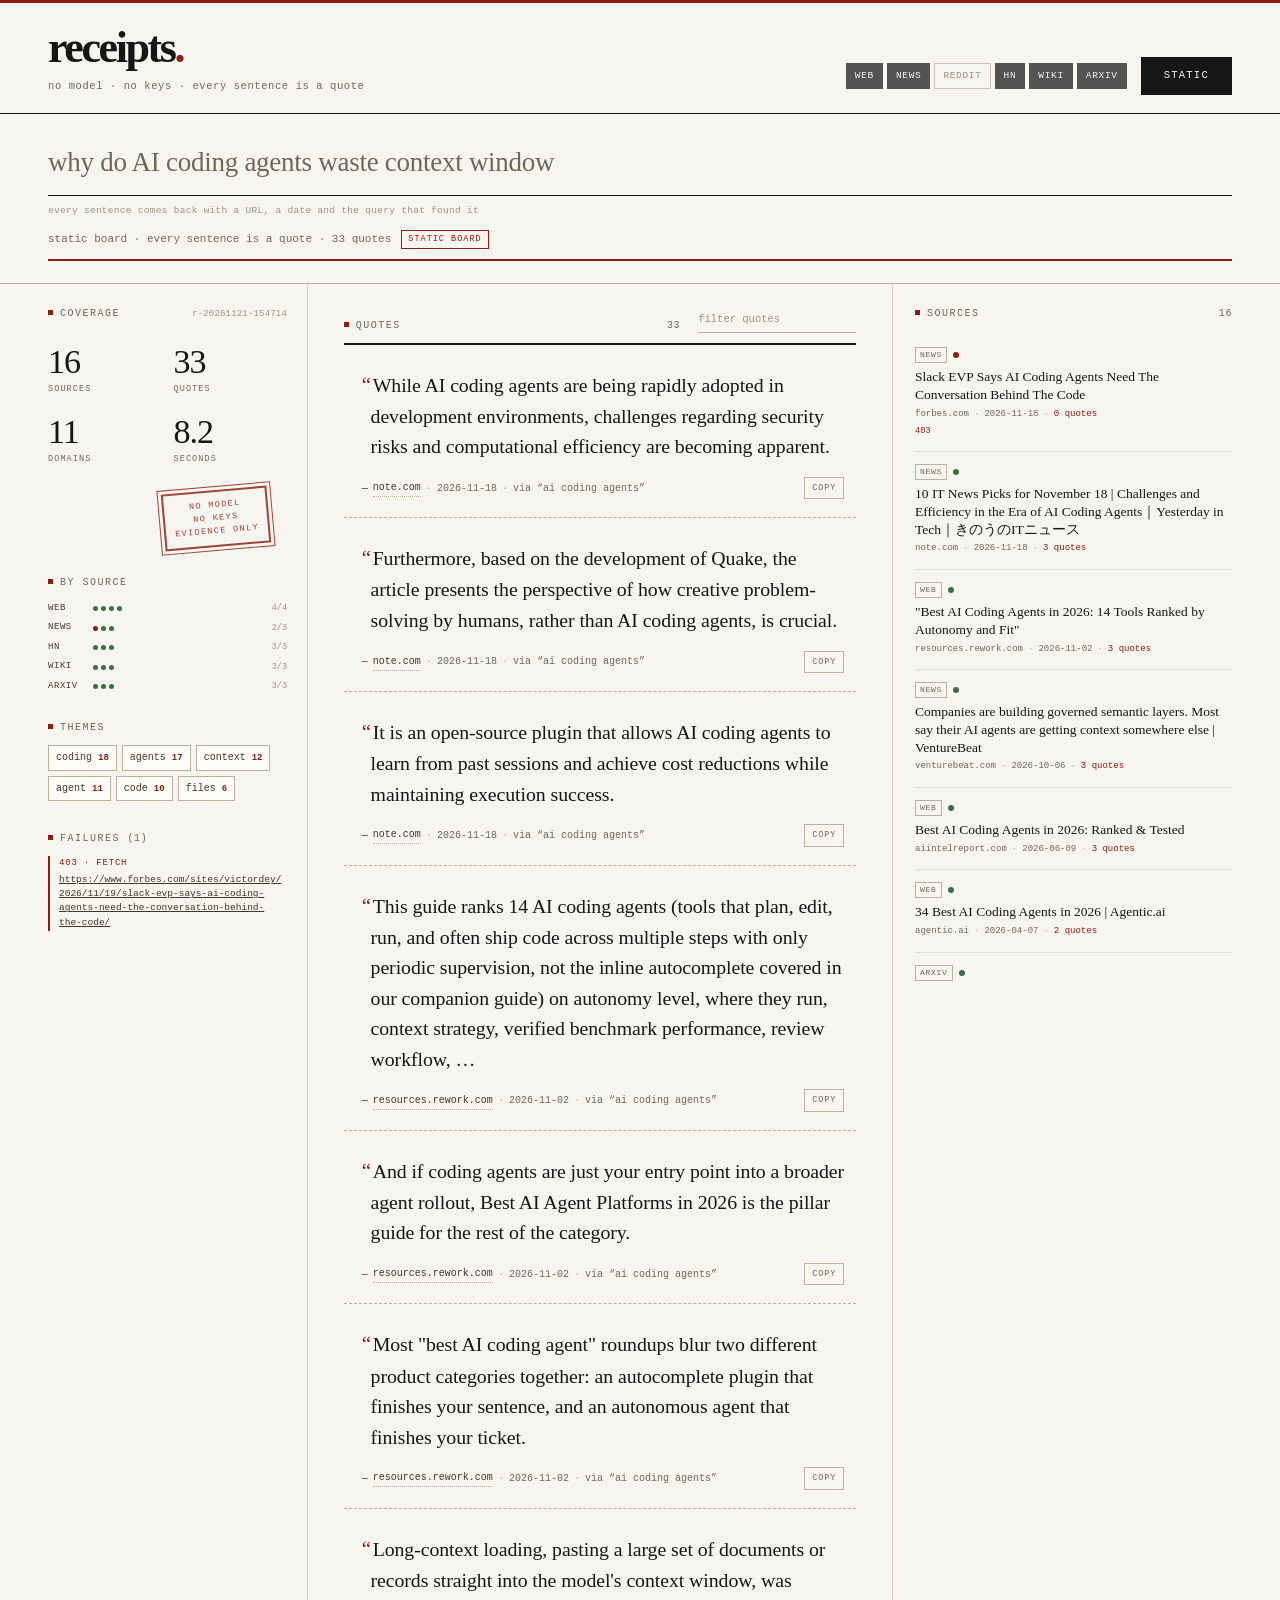
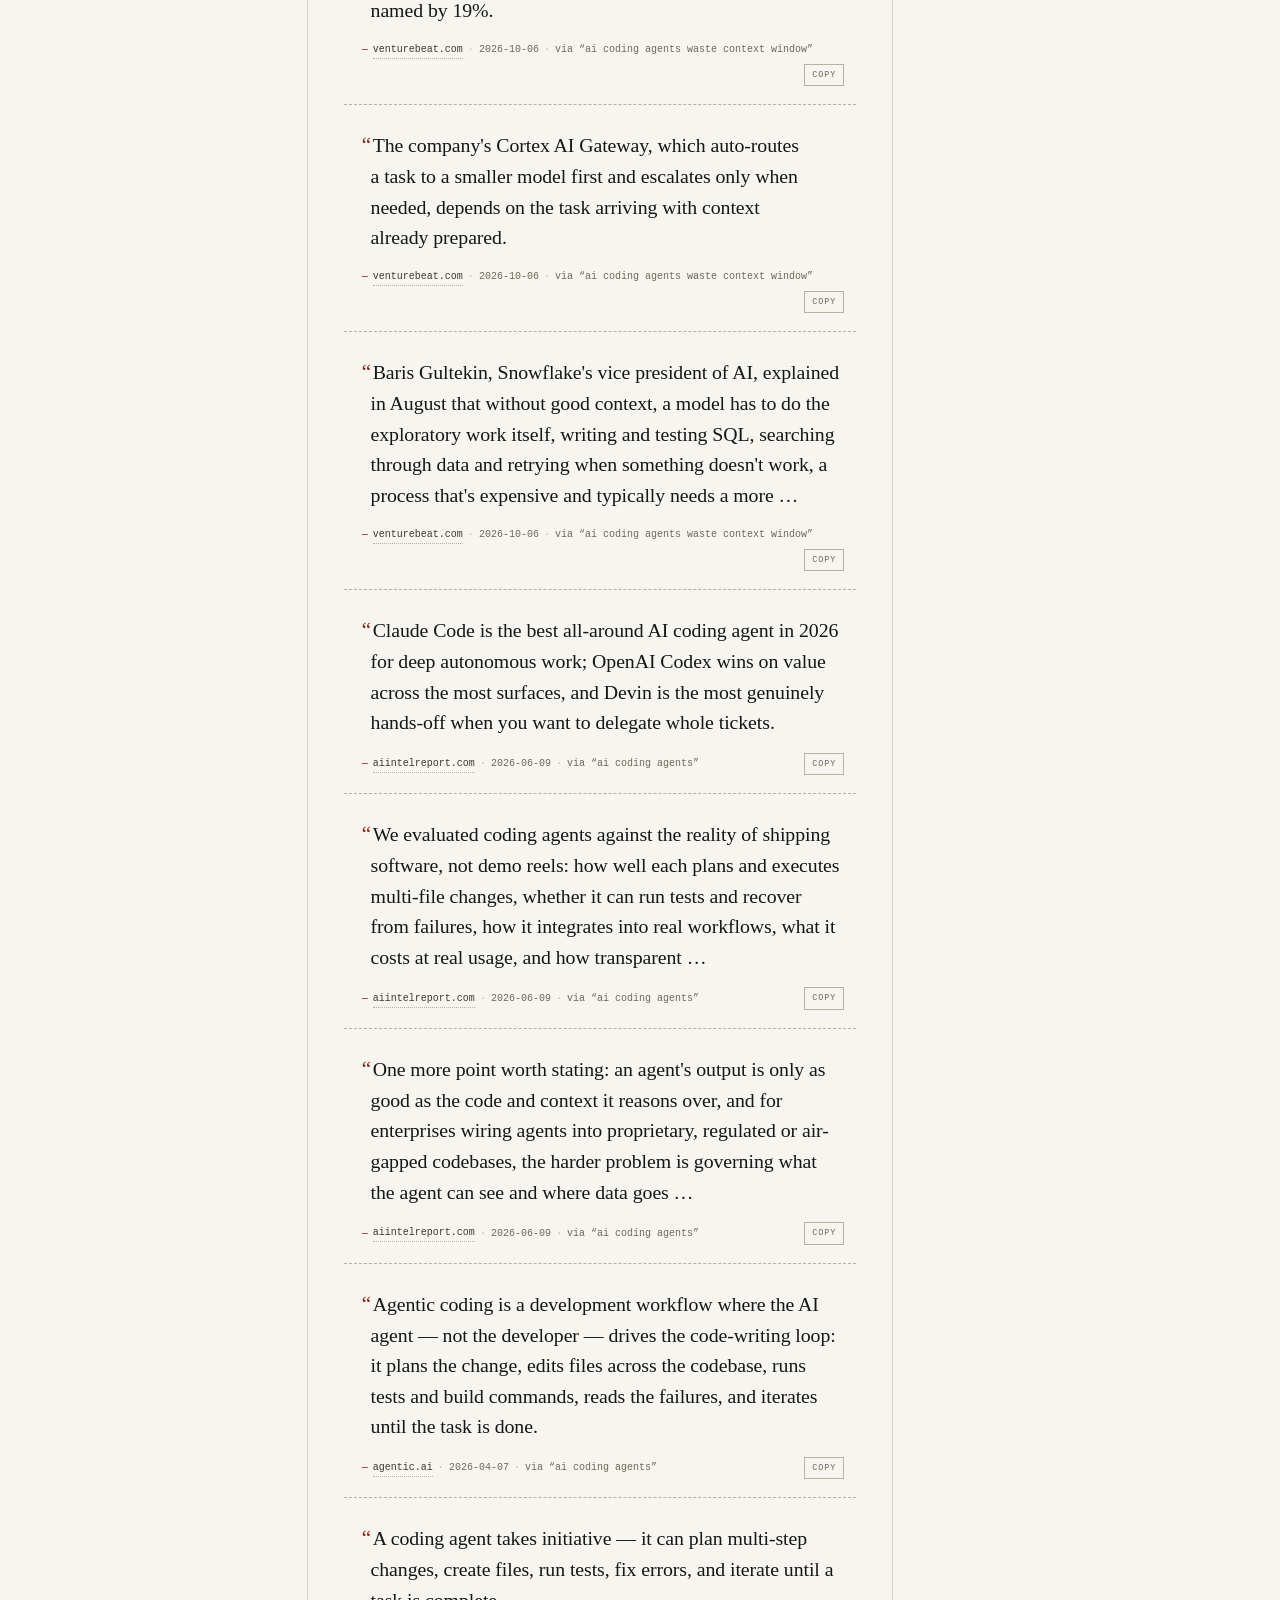
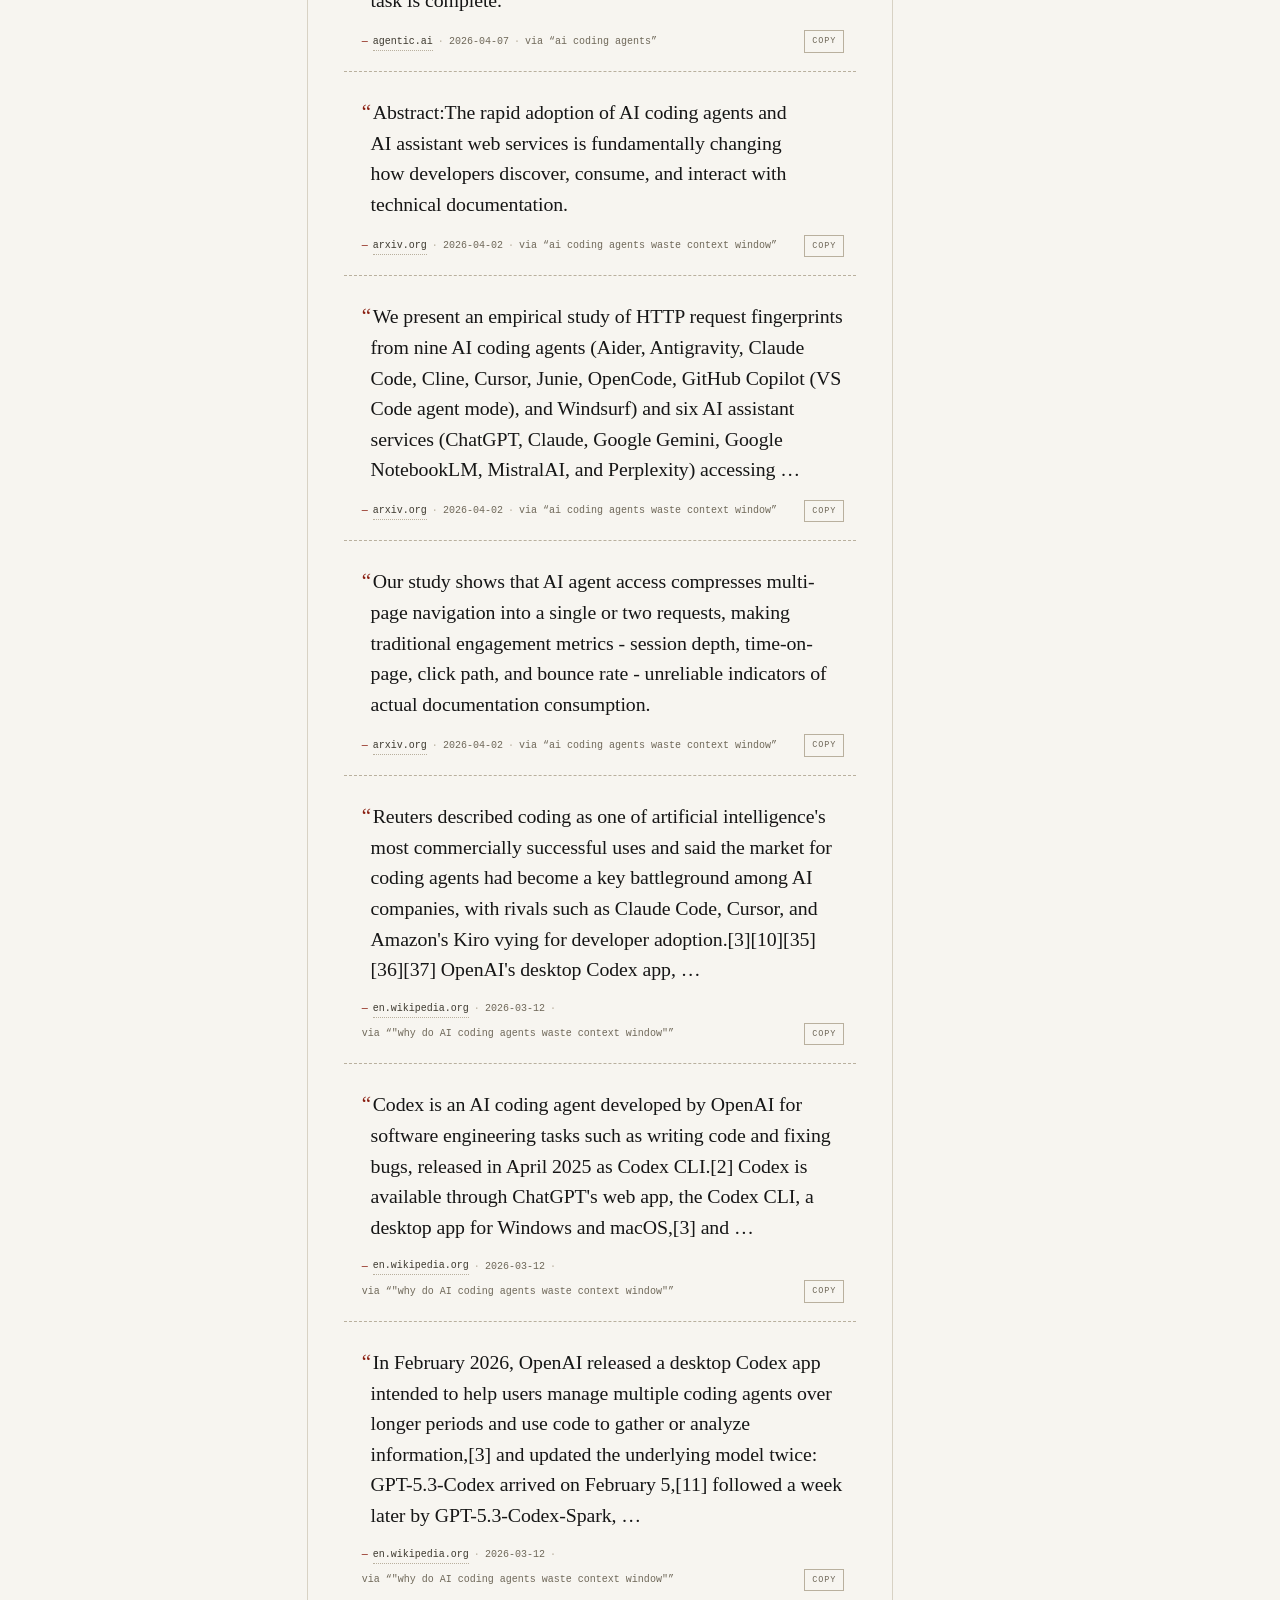
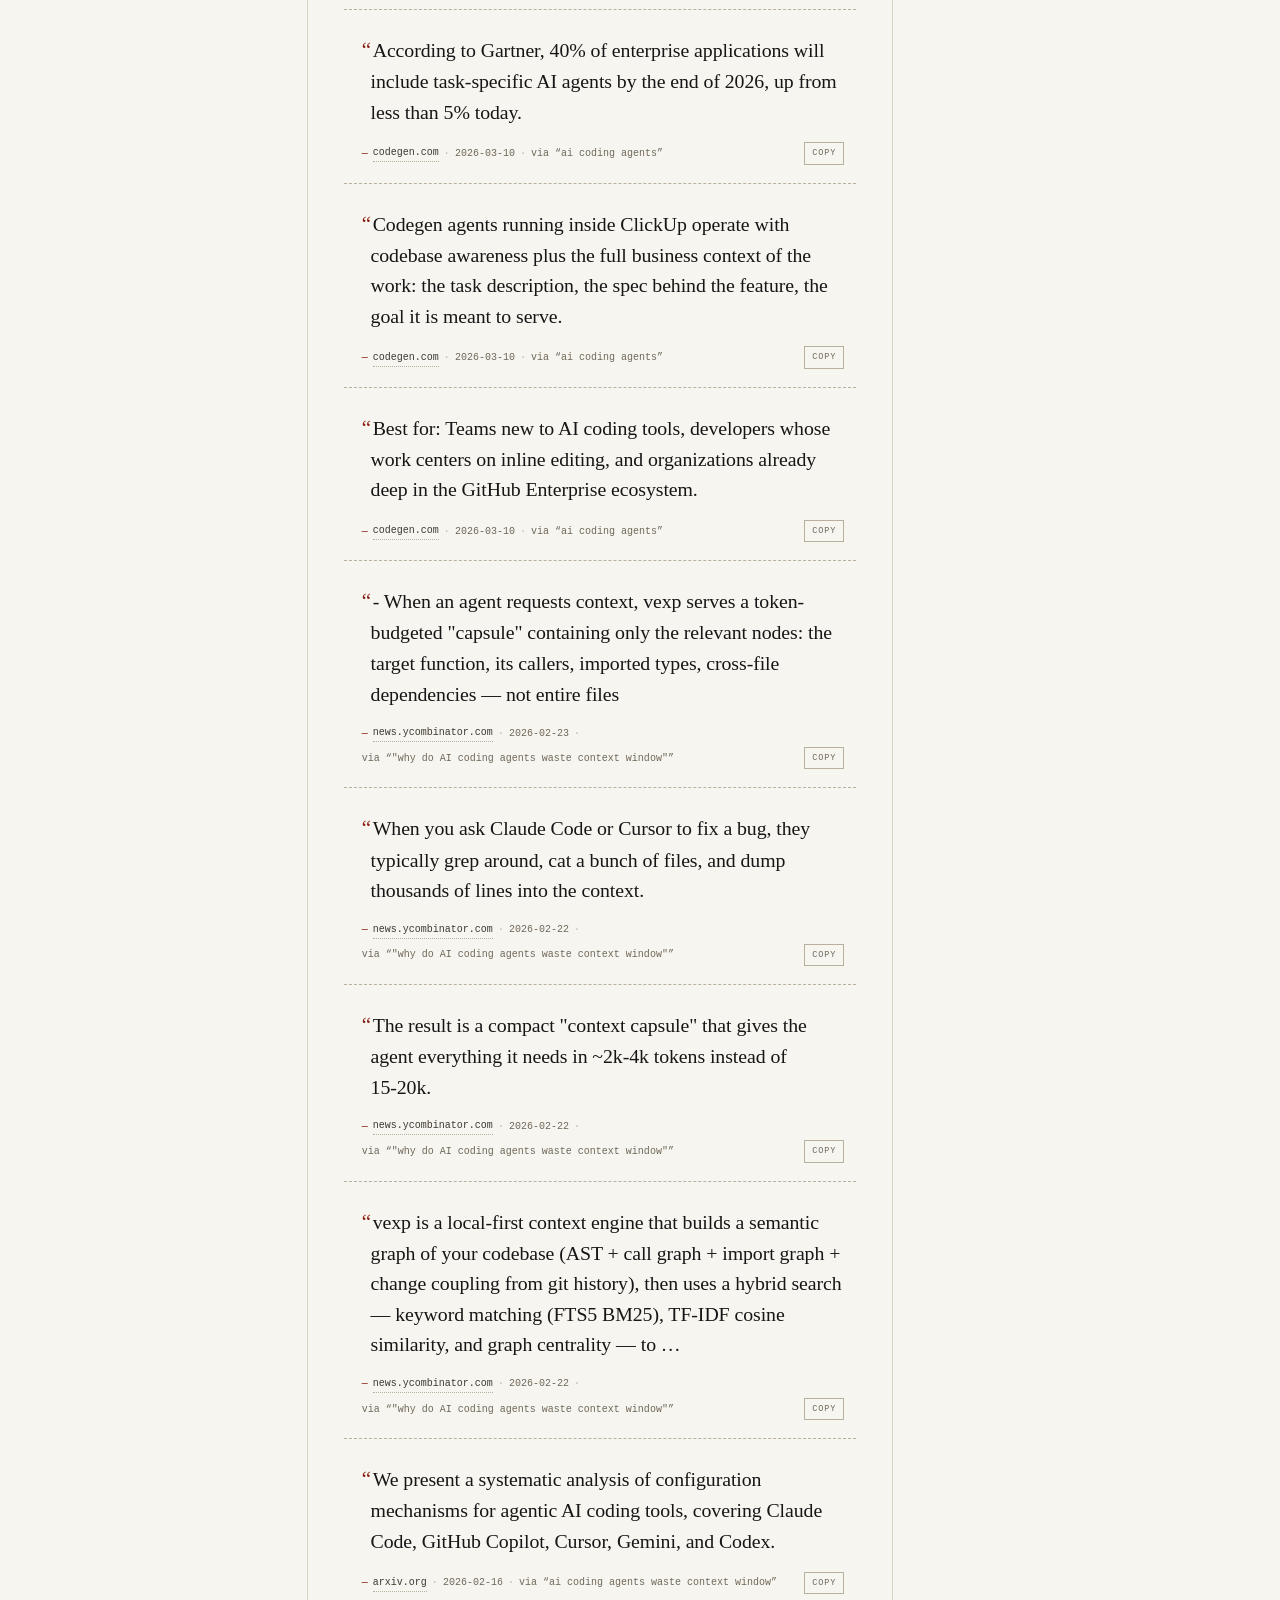
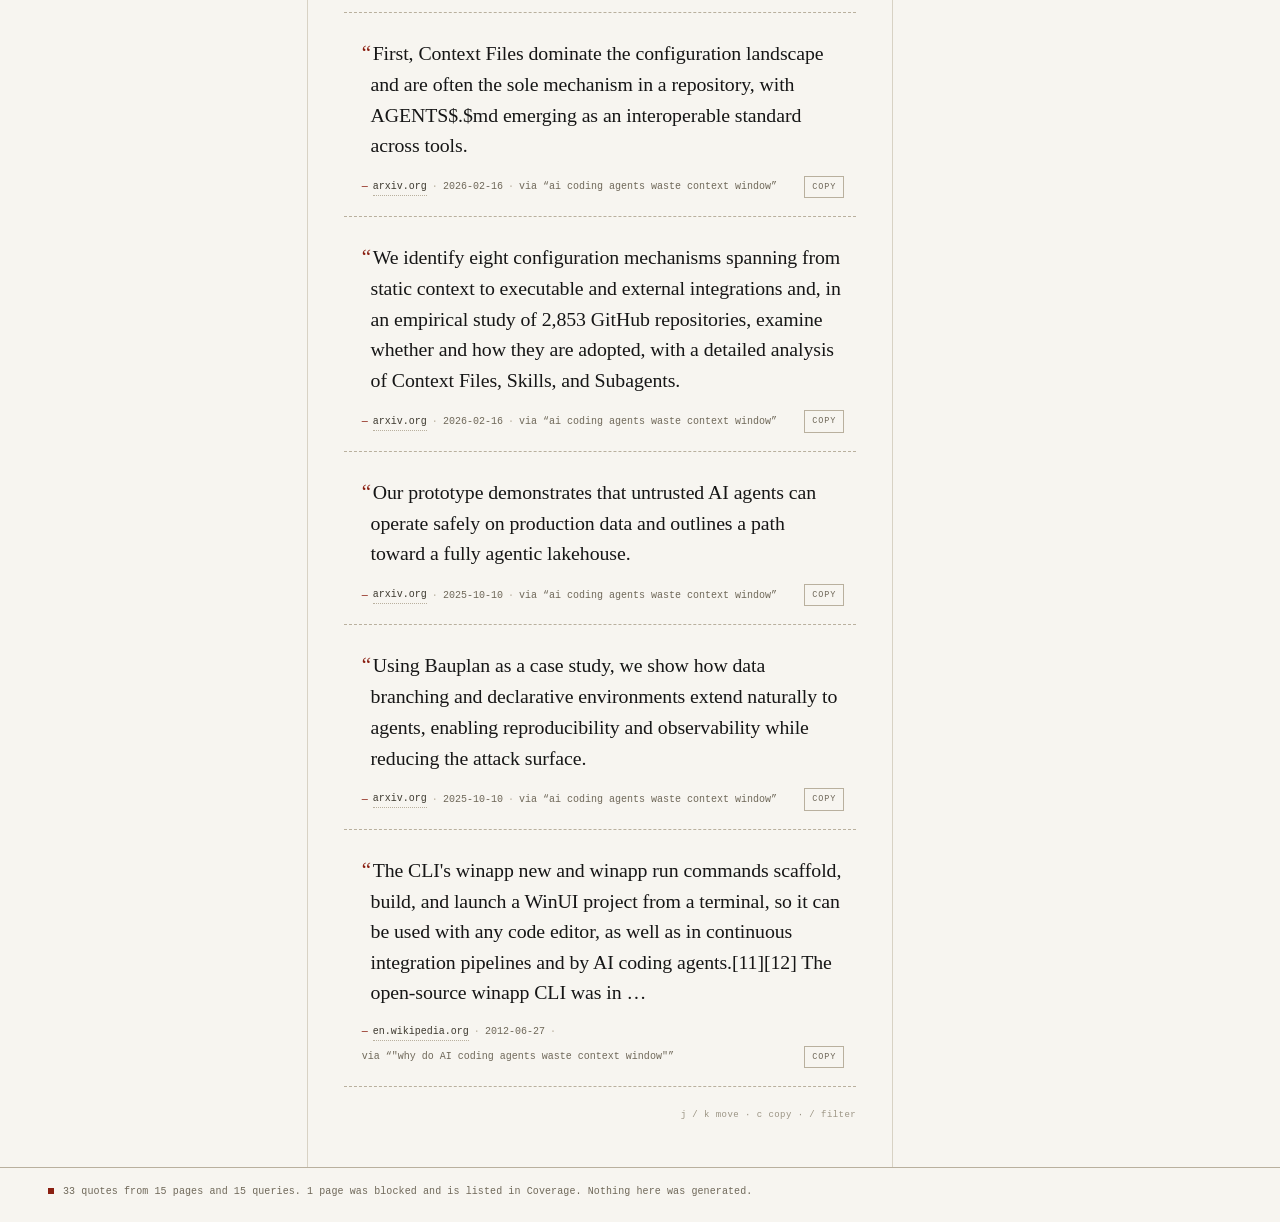
<file: docs/index.html>
<!doctype html>
<html lang="en-GB">
<head>
<meta charset="utf-8">
<meta name="viewport" content="width=device-width, initial-scale=1">
<meta name="color-scheme" content="light dark">
<meta name="theme-color" content="#f7f5f0">
<meta name="description" content="A local research desk that cannot hallucinate: verbatim quotes, each with its URL, date and the query that found it.">
<title>receipts · why do AI coding agents waste context window</title>
<script>
/* resolve ?theme= before first paint so the page does not flash the system theme */
(function () {
  try {
    var t = new URLSearchParams(window.location.search).get("theme");
    if (t === "light" || t === "dark") document.documentElement.setAttribute("data-theme", t);
  } catch (e) { /* fall back to the system theme */ }
})();
</script>
<style>
/* receipts — editorial paper, mono receipts, stamp red. No external assets. */

:root {
  --paper: #f7f5f0;
  --paper-2: #fffdf8;
  --ink: #161616;
  --ink-soft: #3d392f;
  --muted: #6f6859;
  --faint: #9b9484;
  --rule: #d8d2c4;
  --rule-dark: #b9b09e;
  --accent: #8a1f11;
  --accent-2: #a8331f;
  --ok: #3c6e47;
  --warn: #8a6a11;
  --serif: Georgia, "Iowan Old Style", "Palatino Linotype", "Times New Roman", serif;
  --mono: "SFMono-Regular", "Cascadia Mono", "IBM Plex Mono", Consolas, "Liberation Mono", monospace;
  --sans: "Helvetica Neue", "Segoe UI", Roboto, Arial, sans-serif;
  --page: 1500px;
  --gutter: clamp(18px, 4vw, 48px);
}

* { box-sizing: border-box; }

html {
  background: var(--paper);
  color-scheme: light;
}

body {
  margin: 0;
  border-top: 3px solid var(--accent);
  background: var(--paper);
  color: var(--ink);
  font-family: var(--sans);
  font-size: 15px;
  line-height: 1.5;
  -webkit-font-smoothing: antialiased;
  text-rendering: optimizeLegibility;
}

::selection { background: var(--accent); color: var(--paper); }

a { color: inherit; }

button, input { font: inherit; color: inherit; }

button { border-radius: 0; }

:focus-visible {
  outline: 2px solid var(--accent);
  outline-offset: 3px;
}

[hidden] { display: none !important; }

.sr-only {
  position: absolute;
  width: 1px;
  height: 1px;
  margin: -1px;
  padding: 0;
  overflow: hidden;
  clip: rect(0 0 0 0);
  white-space: nowrap;
  border: 0;
}

.skip {
  position: absolute;
  left: 12px;
  top: -48px;
  z-index: 100;
  background: var(--ink);
  color: var(--paper);
  font-family: var(--mono);
  font-size: 11px;
  padding: 8px 12px;
  text-decoration: none;
}
.skip:focus { top: 12px; }

#app { max-width: var(--page); margin: 0 auto; }

.mono { font-family: var(--mono); }

.eyebrow {
  margin: 0;
  font-family: var(--mono);
  font-size: 10px;
  font-weight: 500;
  letter-spacing: 0.15em;
  text-transform: uppercase;
  color: var(--muted);
}

.eyebrow::before {
  content: "";
  display: inline-block;
  width: 5px;
  height: 5px;
  background: var(--accent);
  margin-right: 7px;
  vertical-align: 1px;
}

.count {
  font-family: var(--mono);
  font-size: 10px;
  font-weight: 400;
  letter-spacing: 0.06em;
  color: var(--muted);
}

/* ---------------------------------------------------------------- top bar */

.topbar {
  display: flex;
  align-items: flex-end;
  justify-content: space-between;
  gap: 28px;
  padding: 26px var(--gutter) 18px;
  border-bottom: 1px solid var(--ink);
}

.masthead { min-width: 0; }

.wordmark {
  margin: 0;
  font-family: var(--serif);
  font-size: clamp(34px, 4vw, 44px);
  font-weight: 700;
  line-height: 0.86;
  letter-spacing: -0.055em;
}

.wordmark-dot { color: var(--accent); }

.kicker {
  margin: 12px 0 0;
  font-family: var(--mono);
  font-size: 10.5px;
  letter-spacing: 0.055em;
  color: var(--muted);
}

.topbar-controls {
  display: flex;
  align-items: center;
  justify-content: flex-end;
  flex-wrap: wrap;
  gap: 14px;
}

.source-set {
  display: flex;
  flex-wrap: wrap;
  gap: 4px;
  margin: 0;
  padding: 0;
  border: 0;
}

.source-chip { position: relative; display: inline-block; }

.source-chip input {
  position: absolute;
  width: 1px;
  height: 1px;
  opacity: 0;
}

.source-chip span {
  display: block;
  padding: 5px 8px;
  border: 1px solid var(--rule-dark);
  background: transparent;
  color: var(--muted);
  font-family: var(--mono);
  font-size: 9.5px;
  letter-spacing: 0.07em;
  text-transform: uppercase;
  cursor: pointer;
  user-select: none;
  transition: background-color 120ms ease, color 120ms ease, border-color 120ms ease;
}

.source-chip span:hover { border-color: var(--ink); color: var(--ink); }

.source-chip input:checked + span {
  background: var(--ink);
  border-color: var(--ink);
  color: var(--paper);
}

.source-chip input:focus-visible + span {
  outline: 2px solid var(--accent);
  outline-offset: 2px;
}

.run {
  padding: 10px 22px;
  border: 1px solid var(--ink);
  background: var(--ink);
  color: var(--paper);
  font-family: var(--mono);
  font-size: 10.5px;
  letter-spacing: 0.12em;
  text-transform: uppercase;
  cursor: pointer;
  transition: background-color 120ms ease, border-color 120ms ease;
}

.run:hover { background: var(--accent); border-color: var(--accent); }

.run:disabled { opacity: 0.55; cursor: wait; }

/* ------------------------------------------------------------------- ask */

.ask-wrap {
  padding: 28px var(--gutter) 0;
  background: var(--paper);
}

.ask { display: block; }

.ask input {
  display: block;
  width: 100%;
  padding: 0 0 13px;
  border: 0;
  border-bottom: 1px solid var(--ink);
  background: transparent;
  color: var(--ink);
  font-family: var(--serif);
  font-size: clamp(20px, 2.3vw, 27px);
  letter-spacing: -0.01em;
  outline: none;
  border-radius: 0;
}

.ask input::placeholder { color: var(--faint); font-style: italic; }

.ask input:focus { border-bottom-color: var(--accent); }
.ask input:focus-visible { outline: none; }

.ask-hint {
  display: block;
  margin-top: 8px;
  font-family: var(--mono);
  font-size: 9.5px;
  letter-spacing: 0.03em;
  color: var(--faint);
}

/* ---------------------------------------------------------------- status */

.statusbar {
  display: flex;
  flex-wrap: wrap;
  align-items: baseline;
  gap: 8px 16px;
  padding: 12px var(--gutter) 0;
}

.status-line {
  display: flex;
  flex-wrap: wrap;
  align-items: center;
  gap: 10px;
  min-width: 0;
}

.status {
  margin: 0;
  font-family: var(--mono);
  font-size: 11px;
  color: var(--muted);
  white-space: nowrap;
  overflow: hidden;
  text-overflow: ellipsis;
}

.demo-flag {
  padding: 2px 6px;
  border: 1px solid var(--accent);
  color: var(--accent);
  font-family: var(--mono);
  font-size: 8.5px;
  letter-spacing: 0.12em;
  text-transform: uppercase;
}

.progress {
  flex: 1 0 100%;
  height: 2px;
  margin-top: 2px;
  background: var(--rule);
  overflow: hidden;
}

.progress span {
  display: block;
  width: 0;
  height: 100%;
  background: var(--accent);
  transition: width 320ms ease;
}

/* ----------------------------------------------------------------- board */

.board {
  display: grid;
  grid-template-columns: 260px minmax(0, 1fr) 340px;
  margin-top: 22px;
  border-top: 1px solid var(--rule-dark);
  /* the desk runs edge to edge only when the viewport is wider than the page */
  padding: 0 var(--gutter);
}

.panel-head {
  display: flex;
  align-items: baseline;
  justify-content: space-between;
  gap: 10px;
}

.run-id {
  font-size: 9px;
  color: var(--faint);
  letter-spacing: 0.02em;
  white-space: nowrap;
}

/* -------------------------------------------------------------- coverage */

.coverage {
  position: relative;
  padding: 22px 20px 40px 0;
  border-right: 1px solid var(--rule);
}

.stats {
  display: grid;
  grid-template-columns: 1fr 1fr;
  gap: 20px 12px;
  margin: 24px 0 0;
}

.stat-num {
  display: block;
  font-family: var(--serif);
  font-size: 34px;
  line-height: 0.95;
  letter-spacing: -0.03em;
  font-variant-numeric: lining-nums tabular-nums;
}

.stat-label {
  display: block;
  margin-top: 5px;
  font-family: var(--mono);
  font-size: 8.5px;
  letter-spacing: 0.13em;
  text-transform: uppercase;
  color: var(--muted);
}

.stamp {
  display: block;
  width: max-content;
  margin: 24px 18px 28px auto;
  padding: 7px 9px 8px;
  border: 2px solid var(--accent);
  outline: 1px solid var(--accent);
  outline-offset: 3px;
  color: var(--accent);
  font-family: var(--mono);
  font-size: 8.5px;
  line-height: 1.5;
  letter-spacing: 0.16em;
  text-align: center;
  transform: rotate(-5deg);
  opacity: 0.82;
}

.stamp span { display: block; }

.kind-block { margin-top: 26px; }

.kinds {
  margin: 9px 0 0;
  padding: 0;
  list-style: none;
}

.kind-row {
  display: flex;
  align-items: center;
  gap: 7px;
  padding: 3px 0;
  font-family: var(--mono);
  font-size: 9px;
  color: var(--muted);
}

.kind-name {
  width: 38px;
  letter-spacing: 0.06em;
  text-transform: uppercase;
  color: var(--ink-soft);
}

.kind-dots {
  display: flex;
  flex: 1;
  flex-wrap: wrap;
  gap: 3px;
}

.kind-dots .status-dot { width: 5px; height: 5px; }

.kind-count { font-size: 8.5px; color: var(--faint); }

.theme-block { margin-top: 24px; }

.themes {
  display: flex;
  flex-wrap: wrap;
  gap: 5px;
  margin-top: 10px;
}

.theme {
  display: inline-flex;
  align-items: baseline;
  gap: 6px;
  padding: 4px 7px;
  border: 1px solid var(--rule-dark);
  background: var(--paper-2);
  color: var(--ink-soft);
  font-family: var(--mono);
  font-size: 10px;
  cursor: pointer;
  text-align: left;
}

.theme b {
  color: var(--accent);
  font-weight: 600;
  font-size: 9px;
}

.theme:hover { border-color: var(--accent); }

.theme[aria-pressed="true"] {
  background: var(--accent);
  border-color: var(--accent);
  color: var(--paper);
}

.theme[aria-pressed="true"] b { color: var(--paper); }

.failure-block { margin-top: 30px; }

.failures {
  margin: 10px 0 0;
  padding: 0;
  list-style: none;
  max-height: 260px;
  overflow: auto;
}

.failures li {
  margin: 0 0 11px;
  padding: 1px 0 1px 9px;
  border-left: 2px solid var(--accent);
  font-size: 10.5px;
  color: var(--muted);
  overflow-wrap: anywhere;
}

.failure-reason {
  display: block;
  font-family: var(--mono);
  font-size: 9px;
  letter-spacing: 0.09em;
  text-transform: uppercase;
  color: var(--accent);
}

.failure-url {
  display: block;
  margin-top: 2px;
  font-family: var(--mono);
  font-size: 9.5px;
  color: var(--ink-soft);
}

.failure-none {
  border-left-color: var(--ok) !important;
  font-style: italic;
}

/* --------------------------------------------------------------- quotes */

.quotes-col {
  min-width: 0;
  padding: 22px clamp(20px, 2.8vw, 38px) 44px;
}

.quotes-head {
  display: flex;
  align-items: flex-end;
  justify-content: space-between;
  gap: 18px;
  padding-bottom: 10px;
  border-bottom: 2px solid var(--ink);
}

.quotes-head .panel-head { flex: 1 1 auto; }

.filter input {
  width: 158px;
  padding: 4px 0;
  border: 0;
  border-bottom: 1px solid var(--rule-dark);
  background: transparent;
  color: var(--ink);
  font-family: var(--mono);
  font-size: 10.5px;
  outline: none;
  border-radius: 0;
}

.filter input::placeholder { color: var(--faint); }
.filter input:focus { border-bottom-color: var(--accent); }
.filter input:focus-visible { outline: none; }

.quotes { margin-top: 0; }

.quote-card {
  position: relative;
  padding: 24px 12px 18px 18px;
  border-bottom: 1px dashed var(--rule-dark);
  transition: background-color 120ms ease;
}

.quote-card::before {
  content: "";
  position: absolute;
  left: 0;
  top: 20px;
  bottom: 20px;
  width: 2px;
  background: transparent;
}

.quote-card:hover { background: rgba(255, 253, 248, 0.66); }

.quote-card.is-active { background: var(--paper-2); }
.quote-card.is-active::before { background: var(--accent); }

.quote {
  margin: 0 0 15px;
  padding-left: 0.44em;
  text-indent: -0.44em;
  font-family: var(--serif);
  font-size: clamp(18px, 1.55vw, 21.5px);
  line-height: 1.54;
  letter-spacing: -0.004em;
  color: var(--ink);
  text-wrap: pretty;
}

.quote::before {
  content: "“";
  margin-right: 0.08em;
  color: var(--accent);
  font-size: 1.05em;
}

.receipt {
  display: flex;
  align-items: center;
  flex-wrap: wrap;
  gap: 5px;
  font-family: var(--mono);
  font-size: 10px;
  line-height: 1.7;
  color: var(--muted);
}

.receipt .dash { color: var(--accent); }

.receipt a {
  color: var(--ink-soft);
  text-decoration: none;
  border-bottom: 1px dotted var(--rule-dark);
}

.receipt a:hover { color: var(--accent); border-bottom-color: var(--accent); }

.receipt .sep { color: var(--rule-dark); }

.receipt .via {
  max-width: 100%;
  white-space: nowrap;
  overflow: hidden;
  text-overflow: ellipsis;
}

.copy {
  margin-left: auto;
  padding: 3px 7px;
  border: 1px solid var(--rule-dark);
  background: transparent;
  color: var(--muted);
  font-family: var(--mono);
  font-size: 8.5px;
  letter-spacing: 0.1em;
  text-transform: uppercase;
  cursor: pointer;
}

.copy:hover { border-color: var(--accent); color: var(--accent); }

.quote-empty {
  margin: 32px 0;
  font-family: var(--serif);
  font-size: 18px;
  font-style: italic;
  color: var(--muted);
}

.key-hint {
  margin: 22px 0 0;
  text-align: right;
  font-size: 9px;
  letter-spacing: 0.05em;
  color: var(--faint);
}

/* -------------------------------------------------------------- sources */

.sources-col {
  padding: 22px 0 40px 22px;
  border-left: 1px solid var(--rule);
}

.sources {
  margin: 14px 0 0;
  padding: 0;
  list-style: none;
  max-height: 72vh;
  overflow: auto;
}

.sources li {
  padding: 12px 0 13px;
  border-bottom: 1px dotted var(--rule);
}

.source-top {
  display: flex;
  align-items: center;
  gap: 6px;
  margin-bottom: 5px;
}

.kind {
  padding: 1px 4px;
  border: 1px solid var(--rule-dark);
  color: var(--muted);
  font-family: var(--mono);
  font-size: 8px;
  letter-spacing: 0.09em;
  text-transform: uppercase;
}

.status-dot {
  flex: none;
  width: 6px;
  height: 6px;
  border-radius: 50%;
  background: var(--ok);
}

.status-dot.blocked,
.status-dot.failed,
.status-dot.timeout { background: var(--accent); }
.status-dot.empty,
.status-dot.thin { background: var(--warn); }

.source-title {
  display: block;
  font-family: var(--serif);
  font-size: 13.5px;
  line-height: 1.32;
  color: var(--ink);
  text-decoration: none;
}

.source-title:hover { color: var(--accent); }

.source-meta {
  display: flex;
  flex-wrap: wrap;
  gap: 5px;
  margin-top: 4px;
  font-family: var(--mono);
  font-size: 9px;
  color: var(--muted);
}

.source-meta .sep { color: var(--rule-dark); }
.source-meta .source-quotes { color: var(--accent); }

.source-reason {
  margin-top: 4px;
  font-family: var(--mono);
  font-size: 8.5px;
  letter-spacing: 0.02em;
  color: var(--accent);
  overflow-wrap: anywhere;
}

/* --------------------------------------------------------------- export */

.exportbar {
  display: flex;
  align-items: center;
  justify-content: flex-end;
  flex-wrap: wrap;
  gap: 8px;
  padding: 13px var(--gutter);
  border-top: 1px solid var(--ink);
}

.exportbar .eyebrow { margin-right: 8px; }

.ghost {
  padding: 6px 11px;
  border: 1px solid var(--ink);
  background: transparent;
  color: var(--ink);
  font-family: var(--mono);
  font-size: 9.5px;
  letter-spacing: 0.09em;
  text-transform: uppercase;
  cursor: pointer;
}

.ghost:hover { background: var(--ink); color: var(--paper); }
.ghost:disabled { opacity: 0.4; cursor: not-allowed; }

/* ---------------------------------------------------------------- strip */

.strip {
  display: flex;
  align-items: flex-start;
  gap: 9px;
  padding: 15px var(--gutter) 22px;
  border-top: 1px solid var(--rule-dark);
  font-family: var(--mono);
  font-size: 10px;
  line-height: 1.7;
  letter-spacing: 0.01em;
  color: var(--muted);
}

.strip::before {
  content: "";
  flex: none;
  width: 6px;
  height: 6px;
  margin-top: 5px;
  background: var(--accent);
}

/* ---------------------------------------------------------------- empty */

.empty {
  display: grid;
  grid-template-columns: minmax(0, 1.65fr) minmax(250px, 0.85fr);
  gap: clamp(28px, 5vw, 72px);
  padding: clamp(44px, 8vh, 92px) var(--gutter) 64px;
}

.empty-main { min-width: 0; }

.empty h1 {
  max-width: 15ch;
  margin: 16px 0 20px;
  font-family: var(--serif);
  font-size: clamp(36px, 5.1vw, 64px);
  font-weight: 400;
  line-height: 1.02;
  letter-spacing: -0.038em;
  text-wrap: balance;
}

.empty-copy {
  max-width: 52ch;
  margin: 0 0 34px;
  font-size: 16px;
  line-height: 1.62;
  color: var(--ink-soft);
}

.samples {
  display: grid;
  gap: 2px;
  justify-items: start;
  max-width: 560px;
}

.sample {
  padding: 8px 0;
  border: 0;
  border-bottom: 1px solid var(--rule-dark);
  background: transparent;
  color: var(--ink);
  font-family: var(--serif);
  font-size: 15px;
  font-style: italic;
  text-align: left;
  cursor: pointer;
}

.sample::before {
  content: "→";
  margin-right: 9px;
  font-family: var(--mono);
  font-style: normal;
  font-size: 11px;
  color: var(--accent);
}

.sample:hover { color: var(--accent); border-bottom-color: var(--accent); }

.empty-side {
  align-self: end;
  padding-left: 26px;
  border-left: 1px solid var(--rule);
}

.how {
  display: grid;
  gap: 14px;
  margin: 0;
  padding: 0;
  list-style: none;
}

.how li {
  display: grid;
  grid-template-columns: 26px 1fr;
  gap: 8px;
  align-items: baseline;
  padding-bottom: 12px;
  border-bottom: 1px dotted var(--rule);
}

.how-n {
  font-family: var(--mono);
  font-size: 9.5px;
  color: var(--accent);
}

.how-t {
  font-family: var(--serif);
  font-size: 15px;
  line-height: 1.35;
  color: var(--ink-soft);
}

.empty-note {
  margin: 22px 0 0;
  font-size: 9px;
  letter-spacing: 0.04em;
  color: var(--faint);
  text-transform: uppercase;
}

/* -------------------------------------------------------------- working */

.working {
  display: grid;
  grid-template-columns: minmax(0, 1.2fr) minmax(240px, 0.8fr);
  gap: 48px;
  align-items: end;
  padding: clamp(44px, 8vh, 88px) var(--gutter) 72px;
}

.working h2 {
  margin: 14px 0 12px;
  font-family: var(--serif);
  font-size: clamp(30px, 4vw, 50px);
  font-weight: 400;
  letter-spacing: -0.035em;
  line-height: 1.05;
}

.working-copy {
  max-width: 46ch;
  margin: 0;
  color: var(--ink-soft);
  font-size: 15.5px;
  line-height: 1.6;
}

.working-lines {
  display: grid;
  gap: 13px;
  align-self: center;
}

.working-lines span {
  display: block;
  height: 1px;
  background: var(--rule-dark);
}

.working-lines span:nth-child(2) { width: 88%; }
.working-lines span:nth-child(3) { width: 94%; }
.working-lines span:nth-child(4) { width: 70%; }

/* ---------------------------------------------------------------- error */

.error-state {
  padding: clamp(44px, 8vh, 84px) var(--gutter) 72px;
}

.error-state h2 {
  margin: 14px 0 14px;
  font-family: var(--serif);
  font-size: clamp(30px, 4vw, 46px);
  font-weight: 400;
  letter-spacing: -0.03em;
  color: var(--accent);
}

.error-message {
  max-width: 62ch;
  margin: 0 0 24px;
  padding-left: 14px;
  border-left: 2px solid var(--accent);
  color: var(--ink-soft);
  font-family: var(--mono);
  font-size: 12px;
  line-height: 1.65;
  overflow-wrap: anywhere;
}

.noscript {
  margin: 24px var(--gutter);
  font-family: var(--mono);
  font-size: 12px;
  color: var(--accent);
}

/* ---------------------------------------------------------------- toast */

.toast {
  position: fixed;
  right: 20px;
  bottom: 20px;
  z-index: 60;
  max-width: min(360px, calc(100vw - 40px));
  padding: 9px 12px;
  background: var(--ink);
  color: var(--paper);
  font-family: var(--mono);
  font-size: 10px;
  letter-spacing: 0.03em;
  line-height: 1.5;
}

/* ---------------------------------------------------------- static mode */

body.static-board .ask input { color: var(--muted); }
body.static-board .source-chip span { opacity: 0.72; }
body.static-board .source-chip input:disabled + span { cursor: default; }

/* -------------------------------------------------------------- narrow */

@media (max-width: 1120px) {
  .board { grid-template-columns: 222px minmax(0, 1fr) 300px; padding: 0 18px; }
}

@media (max-width: 900px) {
  .topbar {
    align-items: flex-start;
    flex-direction: column;
    gap: 18px;
    padding-bottom: 16px;
  }

  .topbar-controls {
    width: 100%;
    justify-content: space-between;
  }

  .ask-wrap {
    position: sticky;
    top: 0;
    z-index: 20;
    padding-top: 15px;
    padding-bottom: 4px;
    border-bottom: 1px solid var(--rule);
  }

  .ask input { font-size: 20px; padding-bottom: 10px; }
  .ask-hint { display: none; }

  .statusbar { padding-top: 9px; }

  .board { grid-template-columns: 1fr; }

  .coverage {
    order: 1;
    padding: 20px 18px 30px;
    border-right: 0;
    border-bottom: 1px solid var(--rule);
  }

  .stats { grid-template-columns: repeat(4, 1fr); gap: 12px; }

  .run-id { display: none; }

  .stamp {
    position: absolute;
    top: 14px;
    right: 16px;
    margin: 0;
    font-size: 7.5px;
    padding: 5px 7px;
  }

  .theme-block { margin-top: 22px; }
  .failure-block { margin-top: 24px; }
  .failures { max-height: 180px; }

  .quotes-col {
    order: 2;
    padding: 22px 18px 34px;
  }

  .sources-col {
    order: 3;
    padding: 20px 18px 36px;
    border-left: 0;
    border-top: 1px solid var(--rule);
  }

  .sources { max-height: none; }

  .empty {
    grid-template-columns: 1fr;
    gap: 38px;
    padding-top: 44px;
  }

  .empty-side {
    align-self: start;
    padding: 22px 0 0;
    border-left: 0;
    border-top: 1px solid var(--rule);
  }

  .working {
    grid-template-columns: 1fr;
    gap: 32px;
    align-items: start;
  }

  .exportbar { justify-content: flex-start; }
}

@media (max-width: 560px) {
  .source-set {
    width: auto;
    flex: 1 1 auto;
    flex-wrap: nowrap;
    overflow-x: auto;
    padding-bottom: 2px;
  }
  .source-chip span { padding: 4px 6px; font-size: 9px; }
  .run { flex: none; padding: 9px 14px; }
  .stats { grid-template-columns: 1fr 1fr; }
  .quote-card { padding: 20px 4px 16px 14px; }
  .quote { font-size: 18px; }
  .quotes-head { align-items: flex-start; flex-direction: column; gap: 10px; }
  .filter { width: 100%; }
  .filter input { width: 100%; }
  .key-hint { text-align: left; }
}

@media (prefers-reduced-motion: reduce) {
  * { transition: none !important; animation: none !important; }
}

/* ----------------------------------------------------------------- dark */

@media (prefers-color-scheme: dark) {
  html { color-scheme: dark; }

  :root {
    --paper: #151412;
    --paper-2: #1d1b17;
    --ink: #efe9dc;
    --ink-soft: #cfc7b6;
    --muted: #9b9280;
    --faint: #766f60;
    --rule: #332f28;
    --rule-dark: #4b4438;
    --accent: #df6a52;
    --ok: #7fae86;
    --warn: #d1ab4d;
  }

  .run { background: var(--ink); color: var(--paper); border-color: var(--ink); }
  .run:hover { background: var(--accent); border-color: var(--accent); color: var(--paper); }
  .source-chip input:checked + span { background: var(--ink); color: var(--paper); }
  .quote-card:hover { background: rgba(255, 255, 255, 0.035); }
  .quote-card.is-active { background: var(--paper-2); }
  .ghost:hover { background: var(--ink); color: var(--paper); }
  .toast { background: var(--ink); color: var(--paper); }
}

.panel-note {
  margin: 8px 0 0;
  font-family: var(--serif);
  font-size: 13px;
  font-style: italic;
  color: var(--muted);
}


/* Explicit override, used by docs screenshots and by anyone who wants paper at night. */
html[data-theme="light"] {
  color-scheme: light;
  --paper: #f7f5f0;
  --paper-2: #fffdf8;
  --ink: #161616;
  --ink-soft: #3d392f;
  --muted: #6f6859;
  --faint: #9b9484;
  --rule: #d8d2c4;
  --rule-dark: #b9b09e;
  --accent: #8a1f11;
  --ok: #3c6e47;
  --warn: #8a6a11;
}

html[data-theme="dark"] {
  color-scheme: dark;
  --paper: #151412;
  --paper-2: #1d1b17;
  --ink: #efe9dc;
  --ink-soft: #cfc7b6;
  --muted: #9b9280;
  --faint: #766f60;
  --rule: #332f28;
  --rule-dark: #4b4438;
  --accent: #df6a52;
  --ok: #7fae86;
  --warn: #d1ab4d;
}

</style>
<script>window.__RECEIPTS_BOARD__ = {"id": "r-20261121-154714", "question": "why do AI coding agents waste context window", "started_at": "2026-11-21T15:47:14Z", "finished_at": "2026-11-21T15:47:22Z", "seconds": 8.208, "coverage": {"queries": 15, "hits": 96, "pages_ok": 15, "pages_failed": 1, "quotes": 33}, "sources": [{"id": "s1", "url": "https://www.forbes.com/sites/victordey/2026/11/19/slack-evp-says-ai-coding-agents-need-the-conversation-behind-the-code/", "title": "Slack EVP Says AI Coding Agents Need The Conversation Behind The Code", "domain": "forbes.com", "date": "2026-11-18", "kind": "news", "status": "blocked", "quotes": 0, "via": "ai coding agents"}, {"id": "s2", "url": "https://note.com/yesterdayintech/n/n630658f56db2?hl=en", "title": "10 IT News Picks for November 18 | Challenges and Efficiency in the Era of AI Coding Agents｜Yesterday in Tech｜きのうのITニュース", "domain": "note.com", "date": "2026-11-18", "kind": "news", "status": "ok", "quotes": 3, "via": "ai coding agents"}, {"id": "s3", "url": "https://resources.rework.com/tools/ai-agents/best-ai-coding-agents-2026", "title": "\"Best AI Coding Agents in 2026: 14 Tools Ranked by Autonomy and Fit\"", "domain": "resources.rework.com", "date": "2026-11-02", "kind": "web", "status": "ok", "quotes": 3, "via": "ai coding agents"}, {"id": "s4", "url": "https://venturebeat.com/data/companies-are-building-governed-semantic-layers-most-say-their-ai-agents-are-getting-context-somewhere-else", "title": "Companies are building governed semantic layers. Most say their AI agents are getting context somewhere else | VentureBeat", "domain": "venturebeat.com", "date": "2026-10-06", "kind": "news", "status": "ok", "quotes": 3, "via": "ai coding agents waste context window"}, {"id": "s5", "url": "https://www.aiintelreport.com/ai-agents/best-ai-coding-agents", "title": "Best AI Coding Agents in 2026: Ranked \u0026 Tested", "domain": "aiintelreport.com", "date": "2026-06-09", "kind": "web", "status": "ok", "quotes": 3, "via": "ai coding agents"}, {"id": "s6", "url": "https://agentic.ai/best/coding-agents", "title": "34 Best AI Coding Agents in 2026 | Agentic.ai", "domain": "agentic.ai", "date": "2026-04-07", "kind": "web", "status": "ok", "quotes": 2, "via": "ai coding agents"}, {"id": "s7", "url": "http://arxiv.org/abs/2604.02544v3", "title": "[2604.02544v3] Developer Experience with AI Coding Agents: HTTP Behavioral Signatures in Documentation Portals", "domain": "arxiv.org", "date": "2026-04-02", "kind": "arxiv", "status": "ok", "quotes": 3, "via": "ai coding agents waste context window"}, {"id": "s8", "url": "https://en.wikipedia.org/wiki/OpenAI_Codex", "title": "OpenAI Codex - Wikipedia", "domain": "en.wikipedia.org", "date": "2026-03-12", "kind": "wiki", "status": "ok", "quotes": 3, "via": "\"why do AI coding agents waste context window\""}, {"id": "s9", "url": "https://codegen.com/best-ai-coding-agents/", "title": "Best AI Coding Agents in 2026: Ranked and Compared - Codegen", "domain": "codegen.com", "date": "2026-03-10", "kind": "web", "status": "ok", "quotes": 3, "via": "ai coding agents"}, {"id": "s10", "url": "https://news.ycombinator.com/item?id=47123966", "title": "Show HN: Vexp – Local-first context engine for AI coding agents | Hacker News", "domain": "news.ycombinator.com", "date": "2026-02-23", "kind": "hn", "status": "ok", "quotes": 1, "via": "\"why do AI coding agents waste context window\""}, {"id": "s11", "url": "https://news.ycombinator.com/item?id=47113273", "title": "Show HN: Vexp – graph-RAG context engine, 65-70% fewer tokens for AI agents | Hacker News", "domain": "news.ycombinator.com", "date": "2026-02-22", "kind": "hn", "status": "ok", "quotes": 3, "via": "\"why do AI coding agents waste context window\""}, {"id": "s12", "url": "https://en.wikipedia.org/wiki/Omarchy", "title": "Omarchy - Wikipedia", "domain": "en.wikipedia.org", "date": "2026-02-22", "kind": "wiki", "status": "ok", "quotes": 0, "via": "\"why do AI coding agents waste context window\""}, {"id": "s13", "url": "http://arxiv.org/abs/2602.14690v5", "title": "[2602.14690v5] Harness Engineering for Agentic AI Coding Tools: An Exploratory Study", "domain": "arxiv.org", "date": "2026-02-16", "kind": "arxiv", "status": "ok", "quotes": 3, "via": "ai coding agents waste context window"}, {"id": "s14", "url": "https://github.com/meghendra6/cgrep", "title": "GitHub - meghendra6/cgrep · GitHub", "domain": "github.com", "date": "2026-02-14", "kind": "hn", "status": "ok", "quotes": 0, "via": "\"why do AI coding agents waste context window\""}, {"id": "s15", "url": "http://arxiv.org/abs/2510.09567v1", "title": "[2510.09567v1] Safe, Untrusted, \"Proof-Carrying\" AI Agents: toward the agentic lakehouse", "domain": "arxiv.org", "date": "2025-10-10", "kind": "arxiv", "status": "ok", "quotes": 2, "via": "ai coding agents waste context window"}, {"id": "s16", "url": "https://en.wikipedia.org/wiki/Windows_UI_Library", "title": "Windows UI Library - Wikipedia", "domain": "en.wikipedia.org", "date": "2012-06-27", "kind": "wiki", "status": "ok", "quotes": 1, "via": "\"why do AI coding agents waste context window\""}], "quotes": [{"id": "q1", "text": "While AI coding agents are being rapidly adopted in development environments, challenges regarding security risks and computational efficiency are becoming apparent.", "source_id": "s2", "score": 0.554, "terms": ["ai", "coding", "agents"]}, {"id": "q2", "text": "Furthermore, based on the development of Quake, the article presents the perspective of how creative problem-solving by humans, rather than AI coding agents, is crucial.", "source_id": "s2", "score": 0.519, "terms": ["ai", "coding", "agents"]}, {"id": "q3", "text": "It is an open-source plugin that allows AI coding agents to learn from past sessions and achieve cost reductions while maintaining execution success.", "source_id": "s2", "score": 0.499, "terms": ["ai", "coding", "agents"]}, {"id": "q4", "text": "This guide ranks 14 AI coding agents (tools that plan, edit, run, and often ship code across multiple steps with only periodic supervision, not the inline autocomplete covered in our companion guide) on autonomy level, where they run, context strategy, verified benchmark performance, review workflow, …", "source_id": "s3", "score": 0.597, "terms": ["ai", "coding", "agents", "context"]}, {"id": "q5", "text": "And if coding agents are just your entry point into a broader agent rollout, Best AI Agent Platforms in 2026 is the pillar guide for the rest of the category.", "source_id": "s3", "score": 0.44, "terms": ["ai", "coding", "agents"]}, {"id": "q6", "text": "Most \"best AI coding agent\" roundups blur two different product categories together: an autocomplete plugin that finishes your sentence, and an autonomous agent that finishes your ticket.", "source_id": "s3", "score": 0.4, "terms": ["ai", "coding"]}, {"id": "q7", "text": "Long-context loading, pasting a large set of documents or records straight into the model's context window, was named by 19%.", "source_id": "s4", "score": 0.401, "terms": ["context", "window"]}, {"id": "q8", "text": "The company's Cortex AI Gateway, which auto-routes a task to a smaller model first and escalates only when needed, depends on the task arriving with context already prepared.", "source_id": "s4", "score": 0.339, "terms": ["ai", "context"]}, {"id": "q9", "text": "Baris Gultekin, Snowflake's vice president of AI, explained in August that without good context, a model has to do the exploratory work itself, writing and testing SQL, searching through data and retrying when something doesn't work, a process that's expensive and typically needs a more …", "source_id": "s4", "score": 0.315, "terms": ["ai", "context"]}, {"id": "q10", "text": "Claude Code is the best all-around AI coding agent in 2026 for deep autonomous work; OpenAI Codex wins on value across the most surfaces, and Devin is the most genuinely hands-off when you want to delegate whole tickets.", "source_id": "s5", "score": 0.378, "terms": ["ai", "coding"]}, {"id": "q11", "text": "We evaluated coding agents against the reality of shipping software, not demo reels: how well each plans and executes multi-file changes, whether it can run tests and recover from failures, how it integrates into real workflows, what it costs at real usage, and how transparent …", "source_id": "s5", "score": 0.369, "terms": ["coding", "agents"]}, {"id": "q12", "text": "One more point worth stating: an agent's output is only as good as the code and context it reasons over, and for enterprises wiring agents into proprietary, regulated or air-gapped codebases, the harder problem is governing what the agent can see and where data goes …", "source_id": "s5", "score": 0.367, "terms": ["agents", "context"]}, {"id": "q13", "text": "Agentic coding is a development workflow where the AI agent — not the developer — drives the code-writing loop: it plans the change, edits files across the codebase, runs tests and build commands, reads the failures, and iterates until the task is done.", "source_id": "s6", "score": 0.351, "terms": ["ai", "coding"]}, {"id": "q14", "text": "A coding agent takes initiative — it can plan multi-step changes, create files, run tests, fix errors, and iterate until a task is complete.", "source_id": "s6", "score": 0.263, "terms": ["coding"]}, {"id": "q15", "text": "Abstract:The rapid adoption of AI coding agents and AI assistant web services is fundamentally changing how developers discover, consume, and interact with technical documentation.", "source_id": "s7", "score": 0.525, "terms": ["ai", "coding", "agents"]}, {"id": "q16", "text": "We present an empirical study of HTTP request fingerprints from nine AI coding agents (Aider, Antigravity, Claude Code, Cline, Cursor, Junie, OpenCode, GitHub Copilot (VS Code agent mode), and Windsurf) and six AI assistant services (ChatGPT, Claude, Google Gemini, Google NotebookLM, MistralAI, and Perplexity) accessing …", "source_id": "s7", "score": 0.471, "terms": ["ai", "coding", "agents"]}, {"id": "q17", "text": "Our study shows that AI agent access compresses multi-page navigation into a single or two requests, making traditional engagement metrics - session depth, time-on-page, click path, and bounce rate - unreliable indicators of actual documentation consumption.", "source_id": "s7", "score": 0.249, "terms": ["ai"]}, {"id": "q18", "text": "Reuters described coding as one of artificial intelligence's most commercially successful uses and said the market for coding agents had become a key battleground among AI companies, with rivals such as Claude Code, Cursor, and Amazon's Kiro vying for developer adoption.[3][10][35][36][37] OpenAI's desktop Codex app, …", "source_id": "s8", "score": 0.465, "terms": ["ai", "coding", "agents"]}, {"id": "q19", "text": "Codex is an AI coding agent developed by OpenAI for software engineering tasks such as writing code and fixing bugs, released in April 2025 as Codex CLI.[2] Codex is available through ChatGPT's web app, the Codex CLI, a desktop app for Windows and macOS,[3] and …", "source_id": "s8", "score": 0.369, "terms": ["ai", "coding"]}, {"id": "q20", "text": "In February 2026, OpenAI released a desktop Codex app intended to help users manage multiple coding agents over longer periods and use code to gather or analyze information,[3] and updated the underlying model twice: GPT-5.3-Codex arrived on February 5,[11] followed a week later by GPT-5.3-Codex-Spark, …", "source_id": "s8", "score": 0.362, "terms": ["coding", "agents"]}, {"id": "q21", "text": "According to Gartner, 40% of enterprise applications will include task-specific AI agents by the end of 2026, up from less than 5% today.", "source_id": "s9", "score": 0.395, "terms": ["ai", "agents"]}, {"id": "q22", "text": "Codegen agents running inside ClickUp operate with codebase awareness plus the full business context of the work: the task description, the spec behind the feature, the goal it is meant to serve.", "source_id": "s9", "score": 0.366, "terms": ["agents", "context"]}, {"id": "q23", "text": "Best for: Teams new to AI coding tools, developers whose work centers on inline editing, and organizations already deep in the GitHub Enterprise ecosystem.", "source_id": "s9", "score": 0.361, "terms": ["ai", "coding"]}, {"id": "q24", "text": "- When an agent requests context, vexp serves a token-budgeted \"capsule\" containing only the relevant nodes: the target function, its callers, imported types, cross-file dependencies — not entire files", "source_id": "s10", "score": 0.251, "terms": ["context"]}, {"id": "q25", "text": "When you ask Claude Code or Cursor to fix a bug, they typically grep around, cat a bunch of files, and dump thousands of lines into the context.", "source_id": "s11", "score": 0.274, "terms": ["context"]}, {"id": "q26", "text": "The result is a compact \"context capsule\" that gives the agent everything it needs in ~2k-4k tokens instead of 15-20k.", "source_id": "s11", "score": 0.261, "terms": ["context"]}, {"id": "q27", "text": "vexp is a local-first context engine that builds a semantic graph of your codebase (AST + call graph + import graph + change coupling from git history), then uses a hybrid search — keyword matching (FTS5 BM25), TF-IDF cosine similarity, and graph centrality — to …", "source_id": "s11", "score": 0.256, "terms": ["context"]}, {"id": "q28", "text": "We present a systematic analysis of configuration mechanisms for agentic AI coding tools, covering Claude Code, GitHub Copilot, Cursor, Gemini, and Codex.", "source_id": "s13", "score": 0.402, "terms": ["ai", "coding"]}, {"id": "q29", "text": "First, Context Files dominate the configuration landscape and are often the sole mechanism in a repository, with AGENTS$.$md emerging as an interoperable standard across tools.", "source_id": "s13", "score": 0.384, "terms": ["agents", "context"]}, {"id": "q30", "text": "We identify eight configuration mechanisms spanning from static context to executable and external integrations and, in an empirical study of 2,853 GitHub repositories, examine whether and how they are adopted, with a detailed analysis of Context Files, Skills, and Subagents.", "source_id": "s13", "score": 0.248, "terms": ["context"]}, {"id": "q31", "text": "Our prototype demonstrates that untrusted AI agents can operate safely on production data and outlines a path toward a fully agentic lakehouse.", "source_id": "s15", "score": 0.394, "terms": ["ai", "agents"]}, {"id": "q32", "text": "Using Bauplan as a case study, we show how data branching and declarative environments extend naturally to agents, enabling reproducibility and observability while reducing the attack surface.", "source_id": "s15", "score": 0.26, "terms": ["agents"]}, {"id": "q33", "text": "The CLI's winapp new and winapp run commands scaffold, build, and launch a WinUI project from a terminal, so it can be used with any code editor, as well as in continuous integration pipelines and by AI coding agents.[11][12] The open-source winapp CLI was in …", "source_id": "s16", "score": 0.47, "terms": ["ai", "coding", "agents"]}], "themes": [{"term": "coding", "count": 18, "quotes": ["q1", "q2", "q3", "q4", "q5", "q6", "q10", "q11", "q13", "q14", "q15", "q16", "q18", "q19", "q20", "q23", "q28", "q33"]}, {"term": "agents", "count": 17, "quotes": ["q1", "q2", "q3", "q4", "q5", "q11", "q12", "q15", "q16", "q18", "q20", "q21", "q22", "q29", "q31", "q32", "q33"]}, {"term": "context", "count": 12, "quotes": ["q4", "q7", "q8", "q9", "q12", "q22", "q24", "q25", "q26", "q27", "q29", "q30"]}, {"term": "agent", "count": 11, "quotes": ["q5", "q6", "q10", "q12", "q13", "q14", "q16", "q17", "q19", "q24", "q26"]}, {"term": "code", "count": 10, "quotes": ["q4", "q10", "q12", "q16", "q18", "q19", "q20", "q25", "q28", "q33"]}, {"term": "files", "count": 6, "quotes": ["q13", "q14", "q24", "q25", "q29", "q30"]}], "failures": [{"url": "https://www.forbes.com/sites/victordey/2026/11/19/slack-evp-says-ai-coding-agents-need-the-conversation-behind-the-code/", "reason": "403", "stage": "fetch"}]}; window.__RECEIPTS_STATIC__ = true;</script>
<script>
/* receipts desk. Vanilla JS, no build step, no network except its own API. */
(function () {
  "use strict";

  var state = {
    board: null,
    visibleQuotes: [],
    active: -1,
    filter: "",
    theme: null,
    demo: false,
    static: false,
    running: false,
    runId: null,
    pollTimer: null,
    toastTimer: null
  };

  var els = {};

  var IDS = [
    "app", "ask-form", "question", "run", "status", "demo-flag", "progress",
    "progress-fill", "empty", "working", "error", "error-title", "error-message",
    "error-retry", "board", "run-id", "stat-sources", "stat-quotes", "stat-domains",
    "stat-seconds", "kinds", "themes", "failures", "failure-count", "quote-count", "filter",
    "quotes", "quote-empty", "source-count", "sources", "exportbar", "export-md",
    "export-html", "export-json", "strip", "toast"
  ];

  function cacheDom() {
    IDS.forEach(function (id) {
      els[id.replace(/-/g, "_")] = document.getElementById(id);
    });
  }

  function make(tag, className, text) {
    var node = document.createElement(tag);
    if (className) { node.className = className; }
    if (text !== undefined && text !== null) { node.textContent = String(text); }
    return node;
  }

  function clear(node) {
    while (node && node.firstChild) { node.removeChild(node.firstChild); }
  }

  function safeUrl(value) {
    try {
      var url = new URL(String(value), window.location.href);
      if (url.protocol === "http:" || url.protocol === "https:") { return url.href; }
    } catch (error) { /* not a URL */ }
    return null;
  }

  function plural(count, one, many) {
    return count === 1 ? one : many;
  }

  function sourceIndex(board) {
    var map = {};
    (board.sources || []).forEach(function (source) { map[source.id] = source; });
    return map;
  }

  function setStatus(text) {
    if (els.status) { els.status.textContent = text; }
  }

  function setProgress(percent) {
    var value = Math.max(0, Math.min(100, Math.round(percent)));
    if (els.progress_fill) { els.progress_fill.style.width = value + "%"; }
    if (els.progress) { els.progress.setAttribute("aria-valuenow", String(value)); }
  }

  function notice(message) {
    if (!els.toast) { return; }
    els.toast.textContent = message;
    els.toast.hidden = false;
    clearTimeout(state.toastTimer);
    state.toastTimer = setTimeout(function () { els.toast.hidden = true; }, 2400);
  }

  function setRunning(running) {
    state.running = running;
    if (els.run) {
      els.run.disabled = running;
      els.run.textContent = running ? "Running" : (state.static ? "Static" : "Run");
    }
    if (!state.static) {
      document.querySelectorAll('input[name="source"]').forEach(function (input) {
        input.disabled = running;
      });
    }
  }

  function hideStates() {
    els.empty.hidden = true;
    els.working.hidden = true;
    els.error.hidden = true;
    els.board.hidden = true;
    els.exportbar.hidden = true;
  }

  function showEmpty() {
    hideStates();
    els.empty.hidden = false;
    clear(els.quotes);
    clear(els.sources);
    clear(els.themes);
    clear(els.failures);
    state.board = null;
    state.visibleQuotes = [];
    state.active = -1;
    state.theme = null;
    if (els.filter) { els.filter.value = ""; }
    state.filter = "";
    els.strip.textContent = "No board yet. Ask a question above.";
    setStatus("Waiting for a question.");
    setProgress(0);
    document.title = "receipts · the research desk with no author";
    setRunning(false);
  }

  function showWorking() {
    hideStates();
    els.working.hidden = false;
    els.strip.textContent = "A run is in progress. The board appears when the pages are in.";
    setProgress(4);
  }

  function showError(title, message) {
    hideStates();
    els.error.hidden = false;
    els.error_title.textContent = title;
    els.error_message.textContent = message || "Unknown error.";
    els.strip.textContent = "No board. The failure is above.";
    setStatus("Run stopped.");
    setProgress(0);
    setRunning(false);
    document.title = "receipts · run stopped";
  }

  function setDemoMode() {
    state.demo = true;
    els.demo_flag.hidden = false;
    els.demo_flag.textContent = "demo board";
  }

  function setStaticMode() {
    state.static = true;
    els.demo_flag.hidden = false;
    els.demo_flag.textContent = "static board";
    els.exportbar.hidden = true;
    var input = els.question;
    input.readOnly = true;
    input.placeholder = "Static board. Every sentence is a quote.";
    input.setAttribute("aria-label", "Static board");
  }

  /* ------------------------------------------------------------- rendering */

  function renderBoard(board) {
    if (!board || !board.coverage) {
      showError("Empty board", "The server returned a board without coverage.");
      return;
    }
    state.board = board;
    state.active = -1;
    state.theme = null;
    state.runId = board.id;
    hideStates();
    els.board.hidden = false;
    els.exportbar.hidden = state.static;
    if (state.demo || state.static) {
      els.question.value = board.question || "";
    }

    els.run_id.textContent = board.id || "";
    els.stat_sources.textContent = String((board.sources || []).length);
    els.stat_quotes.textContent = String((board.quotes || []).length);
    var domains = {};
    (board.sources || []).forEach(function (source) { if (source.domain) { domains[source.domain] = 1; } });
    els.stat_domains.textContent = String(Object.keys(domains).length);
    els.stat_seconds.textContent = Number(board.seconds || 0).toFixed(1);

    renderKinds(board);
    renderThemes(board);
    renderFailures(board);
    renderSources(board);
    renderQuotes();

    var coverage = board.coverage;
    setStatus(
      coverage.queries + " queries · " + coverage.hits + " results · " +
      coverage.pages_ok + " pages ok / " + coverage.pages_failed + " blocked · " +
      coverage.quotes + " quotes"
    );
    els.strip.textContent = footerText(board);
    setProgress(100);
    setRunning(false);
    document.title = "receipts · " + board.question;

    var kinds = {};
    (board.sources || []).forEach(function (source) { kinds[source.kind] = 1; });
    document.querySelectorAll('input[name="source"]').forEach(function (input) {
      input.checked = Boolean(kinds[input.value]);
      if (state.static) { input.disabled = true; }
    });

    if (state.static) {
      setStatus("static board · every sentence is a quote · " + board.quotes.length + " quotes");
    } else if (state.demo) {
      var baked = String(board.finished_at || board.started_at || "").slice(0, 10);
      setStatus("demo board · " + board.quotes.length + " quotes · baked " + baked);
    }
  }

  function footerText(board) {
    var c = board.coverage;
    var text = c.quotes + " " + plural(c.quotes, "quote", "quotes") + " from " +
      c.pages_ok + " " + plural(c.pages_ok, "page", "pages") + " and " +
      c.queries + " " + plural(c.queries, "query", "queries") + ". ";
    if (c.pages_failed > 0) {
      text += c.pages_failed + " " + plural(c.pages_failed, "page was", "pages were") +
        " blocked and " + plural(c.pages_failed, "is", "are") + " listed in Coverage. ";
    } else {
      text += "No pages were blocked. ";
    }
    text += "Nothing here was generated.";
    return text;
  }

  function renderKinds(board) {
    clear(els.kinds);
    var order = ["web", "news", "reddit", "hn", "wiki", "arxiv"];
    var groups = {};
    (board.sources || []).forEach(function (source) {
      if (!groups[source.kind]) { groups[source.kind] = []; }
      groups[source.kind].push(source);
    });
    var kinds = order.filter(function (kind) { return groups[kind]; });
    Object.keys(groups).forEach(function (kind) {
      if (kinds.indexOf(kind) === -1) { kinds.push(kind); }
    });
    if (!kinds.length) {
      els.kinds.appendChild(make("li", "panel-note", "No source rows."));
      return;
    }
    kinds.forEach(function (kind) {
      var sources = groups[kind];
      var row = make("li", "kind-row");
      row.appendChild(make("span", "kind-name", kind));
      var dots = make("span", "kind-dots");
      sources.forEach(function (source) {
        var dot = make("span", "status-dot " + (source.status || "ok"));
        dot.title = (source.domain || kind) + ": " + (source.status || "ok");
        dot.setAttribute("aria-label", (source.domain || kind) + ": " + (source.status || "ok"));
        dots.appendChild(dot);
      });
      row.appendChild(dots);
      var ok = sources.filter(function (source) {
        return source.status === "ok" || source.status === "thin";
      }).length;
      row.appendChild(make("span", "kind-count", ok + "/" + sources.length));
      els.kinds.appendChild(row);
    });
  }

  function renderThemes(board) {
    clear(els.themes);
    var themes = board.themes || [];
    if (!themes.length) {
      els.themes.appendChild(make("p", "panel-note", "No term repeats across two quotes."));
      return;
    }
    themes.forEach(function (theme) {
      var button = make("button", "theme");
      button.type = "button";
      button.setAttribute("aria-pressed", String(state.theme === theme.term));
      button.appendChild(document.createTextNode(theme.term));
      button.appendChild(make("b", null, theme.count));
      button.title = "Show the " + theme.count + " quotes that share this term";
      button.addEventListener("click", function () {
        state.theme = state.theme === theme.term ? null : theme.term;
        updateThemePressed();
        renderQuotes();
      });
      els.themes.appendChild(button);
    });
  }

  function updateThemePressed() {
    els.themes.querySelectorAll(".theme").forEach(function (button) {
      var term = button.firstChild ? button.firstChild.textContent : "";
      button.setAttribute("aria-pressed", String(term === state.theme));
    });
  }

  function renderFailures(board) {
    clear(els.failures);
    var failures = board.failures || [];
    els.failure_count.textContent = failures.length ? "(" + failures.length + ")" : "(0)";
    if (!failures.length) {
      var none = make("li", "failure-none", "No failures. Every request produced a page.");
      els.failures.appendChild(none);
      return;
    }
    failures.forEach(function (failure) {
      var item = make("li");
      var label = failure.reason || "failed";
      if (failure.stage) { label += " · " + failure.stage; }
      item.appendChild(make("span", "failure-reason", label));
      if (failure.url) {
        var url = safeUrl(failure.url);
        if (url) {
          var anchor = make("a", "failure-url", failure.url);
          anchor.href = url;
          anchor.target = "_blank";
          anchor.rel = "noopener noreferrer";
          item.appendChild(anchor);
        } else {
          item.appendChild(make("span", "failure-url", failure.url));
        }
      }
      els.failures.appendChild(item);
    });
  }

  function renderSources(board) {
    clear(els.sources);
    var sources = board.sources || [];
    els.source_count.textContent = String(sources.length);
    var failures = {};
    (board.failures || []).forEach(function (failure) {
      if (failure.url) { failures[failure.url] = failure; }
    });
    sources.forEach(function (source) {
      var item = make("li");
      var top = make("div", "source-top");
      top.appendChild(make("span", "kind", source.kind || "?"));
      var dot = make("span", "status-dot " + (source.status || "ok"));
      dot.title = source.status || "ok";
      dot.setAttribute("aria-label", "Status: " + (source.status || "ok"));
      top.appendChild(dot);
      item.appendChild(top);

      var url = safeUrl(source.url);
      var title = source.title || source.domain || source.url || "Untitled source";
      var titleNode;
      if (url) {
        titleNode = make("a", "source-title", title);
        titleNode.href = url;
        titleNode.target = "_blank";
        titleNode.rel = "noopener noreferrer";
      } else {
        titleNode = make("span", "source-title", title);
      }
      item.appendChild(titleNode);

      var meta = make("div", "source-meta");
      meta.appendChild(make("span", null, source.domain || ""));
      meta.appendChild(make("span", "sep", "·"));
      meta.appendChild(make("span", null, source.date || "date n/a"));
      meta.appendChild(make("span", "sep", "·"));
      meta.appendChild(make("span", "source-quotes", (source.quotes || 0) + " " + plural(source.quotes || 0, "quote", "quotes")));
      item.appendChild(meta);

      if (source.status && source.status !== "ok" && source.status !== "thin") {
        var failure = failures[source.url];
        var reason = failure ? failure.reason : (source.status + " before a quote");
        item.appendChild(make("div", "source-reason", reason));
      } else if (source.status === "thin") {
        item.appendChild(make("div", "source-reason", "only title or description found"));
      }
      els.sources.appendChild(item);
    });
  }

  function themeIds(board) {
    if (!state.theme) { return null; }
    var found = (board.themes || []).filter(function (theme) { return theme.term === state.theme; })[0];
    return found ? found.quotes : [];
  }

  function renderQuotes() {
    var board = state.board;
    if (!board) { return; }
    var byId = sourceIndex(board);
    var allowed = themeIds(board);
    var needle = state.filter;
    var visible = (board.quotes || []).filter(function (quote) {
      if (allowed && allowed.indexOf(quote.id) === -1) { return false; }
      if (!needle) { return true; }
      var source = byId[quote.source_id] || {};
      var haystack = (quote.text + " " + (source.domain || "") + " " + (source.title || "") + " " + (source.via || "")).toLowerCase();
      return haystack.indexOf(needle) !== -1;
    });
    state.visibleQuotes = visible;
    state.active = -1;
    clear(els.quotes);
    els.quote_count.textContent = visible.length === (board.quotes || []).length
      ? String(visible.length)
      : visible.length + " of " + (board.quotes || []).length;

    if (!visible.length) {
      els.quote_empty.hidden = false;
      els.quote_empty.textContent = (board.quotes || []).length
        ? "No quote matches that filter."
        : "No sentence met the quote rules. The failures are listed in Coverage.";
      return;
    }
    els.quote_empty.hidden = true;

    var fragment = document.createDocumentFragment();
    visible.forEach(function (quote, index) {
      var source = byId[quote.source_id] || {};
      var card = make("article", "quote-card");
      card.setAttribute("role", "listitem");
      card.tabIndex = 0;
      card.dataset.index = String(index);
      card.setAttribute("aria-label", "Quote " + (index + 1) + " of " + visible.length);
      card.appendChild(make("blockquote", "quote", quote.text));

      var receipt = make("div", "receipt");
      receipt.appendChild(make("span", "dash", "—"));
      var url = safeUrl(source.url);
      if (url) {
        var link = make("a", null, source.domain || "source");
        link.href = url;
        link.target = "_blank";
        link.rel = "noopener noreferrer";
        link.title = source.title || source.url;
        receipt.appendChild(link);
      } else {
        receipt.appendChild(make("span", null, source.domain || "source"));
      }
      receipt.appendChild(make("span", "sep", "·"));
      var date = make("time", null, source.date || "date n/a");
      if (source.date) { date.dateTime = source.date; }
      receipt.appendChild(date);
      receipt.appendChild(make("span", "sep", "·"));
      receipt.appendChild(make("span", "via", "via “" + (source.via || "") + "”"));

      var copy = make("button", "copy", "copy");
      copy.type = "button";
      copy.setAttribute("aria-label", "Copy quote " + (index + 1));
      copy.addEventListener("click", function (event) {
        event.stopPropagation();
        setActive(index, false);
        copyQuote(index);
      });
      receipt.appendChild(copy);
      card.appendChild(receipt);

      card.addEventListener("click", function (event) {
        if (event.target.closest("a, button")) { return; }
        setActive(index, false);
      });
      card.addEventListener("keydown", function (event) {
        if (event.key === "Enter") {
          event.preventDefault();
          setActive(index, false);
          copyQuote(index);
        }
      });
      fragment.appendChild(card);
    });
    els.quotes.appendChild(fragment);
  }

  function setActive(index, focusCard) {
    var cards = els.quotes.querySelectorAll(".quote-card");
    if (!cards.length) { return; }
    if (index < 0) { index = 0; }
    if (index >= cards.length) { index = cards.length - 1; }
    cards.forEach(function (card) { card.classList.remove("is-active"); });
    var card = cards[index];
    card.classList.add("is-active");
    state.active = index;
    if (focusCard) {
      card.focus({ preventScroll: true });
      card.scrollIntoView({ block: "nearest" });
    }
  }

  function moveActive(delta) {
    if (!state.visibleQuotes.length) { return; }
    var next = state.active < 0 ? (delta > 0 ? 0 : state.visibleQuotes.length - 1) : state.active + delta;
    setActive(next, true);
  }

  function copyText(text) {
    return new Promise(function (resolve) {
      var fallback = function () {
        try {
          var area = document.createElement("textarea");
          area.value = text;
          area.setAttribute("readonly", "");
          area.style.position = "fixed";
          area.style.top = "-1000px";
          document.body.appendChild(area);
          area.select();
          var ok = document.execCommand("copy");
          area.remove();
          resolve(Boolean(ok));
        } catch (error) {
          resolve(false);
        }
      };
      if (navigator.clipboard && navigator.clipboard.writeText) {
        navigator.clipboard.writeText(text).then(function () { resolve(true); }, fallback);
      } else {
        fallback();
      }
    });
  }

  function copyQuote(index) {
    var quote = state.visibleQuotes[index];
    if (!quote) { return; }
    copyText(quote.text).then(function (ok) {
      notice(ok ? "quote copied" : "copy failed, select the text instead");
    });
  }

  /* ---------------------------------------------------------------- runs */

  function selectedSources() {
    return Array.prototype.slice.call(document.querySelectorAll('input[name="source"]:checked'))
      .map(function (input) { return input.value; });
  }

  function startRun() {
    if (state.static) {
      notice("Static export. Install receipts and run the CLI for a live board.");
      return;
    }
    if (state.demo) {
      notice("This is a baked demo board. Run `receipts serve` for a live run.");
      return;
    }
    if (state.running) { return; }
    var question = (els.question.value || "").trim();
    if (!question) {
      els.question.focus();
      notice("Type a question first.");
      return;
    }
    var sources = selectedSources();
    if (!sources.length) {
      notice("Pick at least one source.");
      return;
    }
    hideStates();
    showWorking();
    setRunning(true);
    setStatus("Starting a run.");
    clearTimeout(state.pollTimer);

    fetch("/api/runs", {
      method: "POST",
      headers: { "Content-Type": "application/json" },
      body: JSON.stringify({ question: question, sources: sources, depth: 2 })
    }).then(function (response) {
      return response.json().then(function (data) {
        if (!response.ok) { throw new Error(data && data.error ? data.error : "HTTP " + response.status); }
        return data;
      });
    }).then(function (data) {
      state.runId = data.id;
      poll(data.id);
    }).catch(function (error) {
      showError("Could not start the run", error.message);
    });
  }

  function poll(id) {
    clearTimeout(state.pollTimer);
    state.pollTimer = setTimeout(function () {
      fetch("/api/runs/" + encodeURIComponent(id)).then(function (response) {
        return response.json().then(function (data) {
          if (!response.ok) { throw new Error(data && data.error ? data.error : "HTTP " + response.status); }
          return data;
        });
      }).then(function (data) {
        if (data.status === "running") {
          updateProgress(data.progress || {});
          poll(id);
          return;
        }
        if (data.status === "done") {
          renderBoard(data.board);
          return;
        }
        throw new Error(data.error || "The run failed.");
      }).catch(function (error) {
        showError("The run stopped", error.message);
      });
    }, 400);
  }

  function updateProgress(progress) {
    var queries = progress.queries || 0;
    var queryTotal = progress.queries_total || 0;
    var ok = progress.pages_ok || 0;
    var failed = progress.pages_failed || 0;
    var pagesTotal = progress.pages_total || 0;
    var parts = [];
    parts.push(queryTotal ? "queries " + queries + " / " + queryTotal : "queries " + queries);
    parts.push("results " + (progress.hits || 0));
    parts.push("pages " + ok + " ok / " + failed + " blocked");
    if (progress.stage === "fetching" || progress.stage === "done") {
      parts.push("quotes " + (progress.quotes || 0));
    }
    setStatus(parts.join(" · "));
    var percent = 4;
    if (progress.stage === "searching") {
      percent = 6 + 44 * (queryTotal ? Math.min(1, queries / queryTotal) : 0);
    } else if (progress.stage === "fetching") {
      percent = 50 + 42 * (pagesTotal ? Math.min(1, (ok + failed) / pagesTotal) : 0);
    } else if (progress.stage === "done") {
      percent = 100;
    }
    setProgress(percent);
  }

  function downloadExport(fmt) {
    if (state.static) {
      notice("The static file carries its own JSON. Use the CLI for Markdown or HTML.");
      return;
    }
    if (!state.board) { return; }
    var href = state.demo
      ? "/api/demo/export?fmt=" + encodeURIComponent(fmt)
      : "/api/runs/" + encodeURIComponent(state.board.id) + "/export?fmt=" + encodeURIComponent(fmt);
    var anchor = document.createElement("a");
    anchor.href = href;
    anchor.download = "";
    document.body.appendChild(anchor);
    anchor.click();
    anchor.remove();
  }

  /* -------------------------------------------------------------- events */

  function bindEvents() {
    els.ask_form.addEventListener("submit", function (event) {
      event.preventDefault();
      startRun();
    });
    els.run.addEventListener("click", startRun);

    document.querySelectorAll(".sample").forEach(function (button) {
      button.addEventListener("click", function () {
        els.question.value = button.dataset.q || "";
        startRun();
      });
    });

    els.filter.addEventListener("input", function () {
      state.filter = (els.filter.value || "").trim().toLowerCase();
      renderQuotes();
    });
    els.filter.addEventListener("keydown", function (event) {
      if (event.key === "Escape") {
        els.filter.value = "";
        state.filter = "";
        renderQuotes();
        els.filter.blur();
      }
    });

    [els.export_md, els.export_html, els.export_json].forEach(function (button) {
      if (!button) { return; }
      button.addEventListener("click", function () { downloadExport(button.dataset.fmt); });
    });

    els.error_retry.addEventListener("click", startRun);

    document.addEventListener("keydown", function (event) {
      if (event.metaKey || event.ctrlKey || event.altKey) { return; }
      var tag = (event.target.tagName || "").toLowerCase();
      var typing = tag === "input" || tag === "textarea" || event.target.isContentEditable;
      if (event.key === "/" && !typing) {
        event.preventDefault();
        els.filter.focus();
        return;
      }
      if (typing || !state.board) { return; }
      if (event.key === "j") {
        event.preventDefault();
        moveActive(1);
      } else if (event.key === "k") {
        event.preventDefault();
        moveActive(-1);
      } else if (event.key === "c" && state.active >= 0) {
        event.preventDefault();
        copyQuote(state.active);
      }
    });
  }

  /* ----------------------------------------------------------------- boot */

  function getJSON(url, options) {
    return fetch(url, options).then(function (response) {
      return response.json().then(function (data) {
        if (!response.ok) {
          throw new Error(data && data.error ? data.error : "HTTP " + response.status);
        }
        return data;
      });
    });
  }

  function boot() {
    cacheDom();
    bindEvents();
    try {
      var forced = new URLSearchParams(window.location.search).get("theme");
      if (forced === "light" || forced === "dark") {
        document.documentElement.setAttribute("data-theme", forced);
      }
    } catch (error) { /* very old browser, use the system theme */ }
    var embedded = window.__RECEIPTS_BOARD__;
    if (window.__RECEIPTS_STATIC__ && embedded) {
      setStaticMode();
      renderBoard(embedded);
      return;
    }
    getJSON("/api/config").then(function (config) {
      if (config && config.demo) {
        setDemoMode();
        return getJSON("/api/demo").then(function (board) {
          if (!board) { throw new Error("The baked board is missing."); }
          renderBoard(board);
        });
      }
      showEmpty();
      return null;
    }).catch(function (error) {
      if (state.demo || state.board) {
        showError("Demo board unavailable", error.message);
        return;
      }
      showError(
        "No desk server",
        "This page needs receipts serve or receipts demo. " +
        "A static export carries its own board and works from disk. (" + error.message + ")"
      );
    });
  }

  if (document.readyState === "loading") {
    document.addEventListener("DOMContentLoaded", boot);
  } else {
    boot();
  }
})();

</script>
<meta property="og:type" content="article">
<meta property="og:title" content="receipts · why do AI coding agents waste context window">
<meta property="og:description" content="33 quotes from 16 sources, 15 pages fetched and 1 blocked. Every sentence carries its URL, its date and the query that found it. No model was used.">
<meta property="og:url" content="https://shattradingle.github.io/receipts/">
<meta property="og:image" content="https://shattradingle.github.io/receipts/screenshots/desk-light.png">
<meta name="twitter:card" content="summary_large_image">
<meta name="twitter:title" content="receipts · why do AI coding agents waste context window">
<meta name="twitter:description" content="33 quotes from 16 sources, 15 pages fetched and 1 blocked. Every sentence carries its URL, its date and the query that found it. No model was used.">
</head>
<body class="static-board">
<a class="skip" href="#quotes">Skip to quotes</a>
<div id="app" data-state="empty">

  <header class="topbar">
    <div class="masthead">
      <p class="wordmark" aria-label="receipts">receipts<span class="wordmark-dot">.</span></p>
      <p class="kicker">no model · no keys · every sentence is a quote</p>
    </div>
    <div class="topbar-controls">
      <fieldset class="source-set" id="source-set">
        <legend class="sr-only">Sources</legend>
        <label class="source-chip"><input type="checkbox" name="source" value="web" checked><span>web</span></label>
        <label class="source-chip"><input type="checkbox" name="source" value="news" checked><span>news</span></label>
        <label class="source-chip"><input type="checkbox" name="source" value="reddit" checked><span>reddit</span></label>
        <label class="source-chip"><input type="checkbox" name="source" value="hn" checked><span>hn</span></label>
        <label class="source-chip"><input type="checkbox" name="source" value="wiki" checked><span>wiki</span></label>
        <label class="source-chip"><input type="checkbox" name="source" value="arxiv" checked><span>arxiv</span></label>
      </fieldset>
      <button class="run" id="run" type="button">Run</button>
    </div>
  </header>

  <section class="ask-wrap" aria-label="Ask a question">
    <form class="ask" id="ask-form" role="search">
      <label class="sr-only" for="question">Ask a question you want receipts for</label>
      <input id="question" name="question" type="search" autocomplete="off" spellcheck="false"
             placeholder="Ask a question you want receipts for" aria-describedby="ask-hint">
      <span class="ask-hint" id="ask-hint">every sentence comes back with a URL, a date and the query that found it</span>
    </form>
  </section>

  <div class="statusbar">
    <div class="status-line">
      <p class="status" id="status" role="status" aria-live="polite">Waiting for a question.</p>
      <span class="demo-flag" id="demo-flag" hidden>demo board</span>
    </div>
    <div class="progress" id="progress" role="progressbar" aria-label="Run progress"
         aria-valuemin="0" aria-valuemax="100" aria-valuenow="0"><span id="progress-fill"></span></div>
  </div>

  <section class="empty" id="empty" aria-labelledby="empty-title">
    <div class="empty-main">
      <p class="eyebrow">A research desk with no author</p>
      <h1 id="empty-title">Ask a question you want receipts for.</h1>
      <p class="empty-copy">
        It searches six free sources, fetches the pages, and hands back the sentences
        that were already written there. No summary, no paraphrase, no model in the loop.
      </p>
      <div class="samples" aria-label="Example questions">
        <button class="sample" type="button" data-q="why do AI coding agents waste context window">why do AI coding agents waste context window</button>
        <button class="sample" type="button" data-q="what breaks when you self-host a search index">what breaks when you self-host a search index</button>
        <button class="sample" type="button" data-q="is remote work bad for junior engineers">is remote work bad for junior engineers</button>
      </div>
    </div>
    <aside class="empty-side" aria-label="How it works">
      <ol class="how">
        <li><span class="how-n">01</span><span class="how-t">Searches six keyless sources</span></li>
        <li><span class="how-n">02</span><span class="how-t">Fetches the pages, drops the chrome</span></li>
        <li><span class="how-n">03</span><span class="how-t">Keeps 20–45 word quotes, verbatim</span></li>
        <li><span class="how-n">04</span><span class="how-t">Lists every failure instead of hiding it</span></li>
      </ol>
      <p class="empty-note mono">same question, same sources, same board</p>
    </aside>
  </section>

  <section class="working" id="working" aria-live="polite" hidden>
    <div class="working-main">
      <p class="eyebrow">Working</p>
      <h2>Reading the web.</h2>
      <p class="working-copy">Six sources, one query at a time. Nothing is written for you while you wait.</p>
    </div>
    <div class="working-lines" aria-hidden="true">
      <span></span><span></span><span></span><span></span>
    </div>
  </section>

  <section class="error-state" id="error" hidden aria-labelledby="error-title">
    <p class="eyebrow">Run stopped</p>
    <h2 id="error-title">The run stopped.</h2>
    <p class="error-message" id="error-message"></p>
    <button class="ghost" id="error-retry" type="button">Try again</button>
  </section>

  <main class="board" id="board" hidden>
    <aside class="coverage" aria-labelledby="coverage-h">
      <div class="panel-head">
        <h2 class="eyebrow" id="coverage-h">Coverage</h2>
        <span class="mono run-id" id="run-id"></span>
      </div>
      <div class="stats">
        <div class="stat"><span class="stat-num" id="stat-sources">0</span><span class="stat-label">sources</span></div>
        <div class="stat"><span class="stat-num" id="stat-quotes">0</span><span class="stat-label">quotes</span></div>
        <div class="stat"><span class="stat-num" id="stat-domains">0</span><span class="stat-label">domains</span></div>
        <div class="stat"><span class="stat-num" id="stat-seconds">0</span><span class="stat-label">seconds</span></div>
      </div>
      <div class="stamp" aria-hidden="true"><span>NO MODEL</span><span>NO KEYS</span><span>EVIDENCE ONLY</span></div>
      <section class="kind-block" aria-labelledby="kinds-h">
        <h3 class="eyebrow" id="kinds-h">By source</h3>
        <ul class="kinds" id="kinds"></ul>
      </section>
      <section class="theme-block" aria-labelledby="themes-h">
        <h3 class="eyebrow" id="themes-h">Themes</h3>
        <div class="themes" id="themes"></div>
      </section>
      <section class="failure-block" aria-labelledby="failures-h">
        <h3 class="eyebrow" id="failures-h">Failures <span class="count" id="failure-count"></span></h3>
        <ul class="failures" id="failures"></ul>
      </section>
    </aside>

    <section class="quotes-col" aria-labelledby="quotes-h">
      <div class="quotes-head">
        <div class="panel-head">
          <h2 class="eyebrow" id="quotes-h">Quotes</h2>
          <span class="count" id="quote-count"></span>
        </div>
        <label class="filter">
          <span class="sr-only">Filter quotes</span>
          <input id="filter" type="search" placeholder="filter quotes" autocomplete="off">
        </label>
      </div>
      <div class="quotes" id="quotes" role="list"></div>
      <p class="quote-empty" id="quote-empty" hidden>No quote matches that filter.</p>
      <p class="key-hint mono">j / k move · c copy · / filter</p>
    </section>

    <aside class="sources-col" aria-labelledby="sources-h">
      <div class="panel-head">
        <h2 class="eyebrow" id="sources-h">Sources</h2>
        <span class="count" id="source-count"></span>
      </div>
      <ol class="sources" id="sources"></ol>
    </aside>
  </main>

  <div class="exportbar" id="exportbar" hidden>
    <span class="eyebrow">Export the board</span>
    <button class="ghost" id="export-md" type="button" data-fmt="md">Markdown</button>
    <button class="ghost" id="export-html" type="button" data-fmt="html">HTML</button>
    <button class="ghost" id="export-json" type="button" data-fmt="json">JSON</button>
  </div>

  <footer class="strip" id="strip">No board yet. Ask a question above.</footer>
  <div class="toast" id="toast" role="status" aria-live="polite" hidden></div>
</div>
<noscript>
  <p class="noscript">The desk renders the board with JavaScript. Every board is also available as JSON, Markdown and a static HTML file from the CLI.</p>
</noscript>
</body>
</html>
</file>
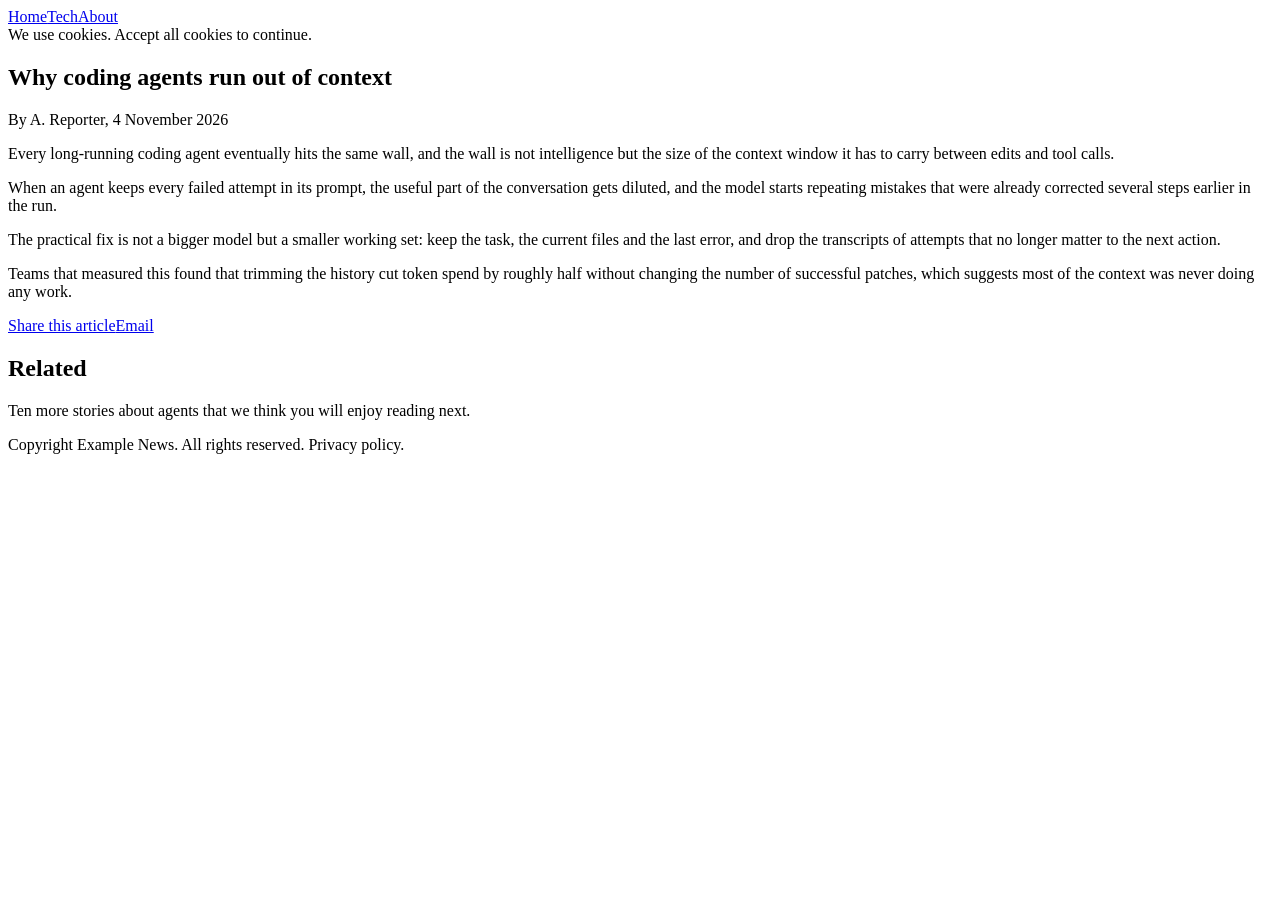
<file: tests/fixtures/article.html>
<!doctype html>
<html lang="en-GB">
<head>
  <meta charset="utf-8">
  <title>Why coding agents run out of context - Example News</title>
  <meta property="article:published_time" content="2026-11-04T09:30:00Z">
  <meta name="description" content="A report on why long-running coding agents lose track of the task.">
</head>
<body>
  <header class="site-header">
    <nav><a href="/">Home</a><a href="/tech">Tech</a><a href="/about">About</a></nav>
  </header>
  <div class="cookie-banner">We use cookies. Accept all cookies to continue.</div>
  <main>
    <article class="article-body">
      <h1>Why coding agents run out of context</h1>
      <p class="byline">By A. Reporter, 4 November 2026</p>
      <p>Every long-running coding agent eventually hits the same wall, and the wall is not intelligence but the size of the context window it has to carry between edits and tool calls.</p>
      <p>When an agent keeps every failed attempt in its prompt, the useful part of the conversation gets diluted, and the model starts repeating mistakes that were already corrected several steps earlier in the run.</p>
      <p>The practical fix is not a bigger model but a smaller working set: keep the task, the current files and the last error, and drop the transcripts of attempts that no longer matter to the next action.</p>
      <p>Teams that measured this found that trimming the history cut token spend by roughly half without changing the number of successful patches, which suggests most of the context was never doing any work.</p>
      <div class="share-tools"><a href="/share">Share this article</a><a href="/email">Email</a></div>
      <aside class="related"><h2>Related</h2><p>Ten more stories about agents that we think you will enjoy reading next.</p></aside>
    </article>
  </main>
  <footer><p>Copyright Example News. All rights reserved. Privacy policy.</p></footer>
  <script>window.analytics = {page: "article"};</script>
</body>
</html>
</file>
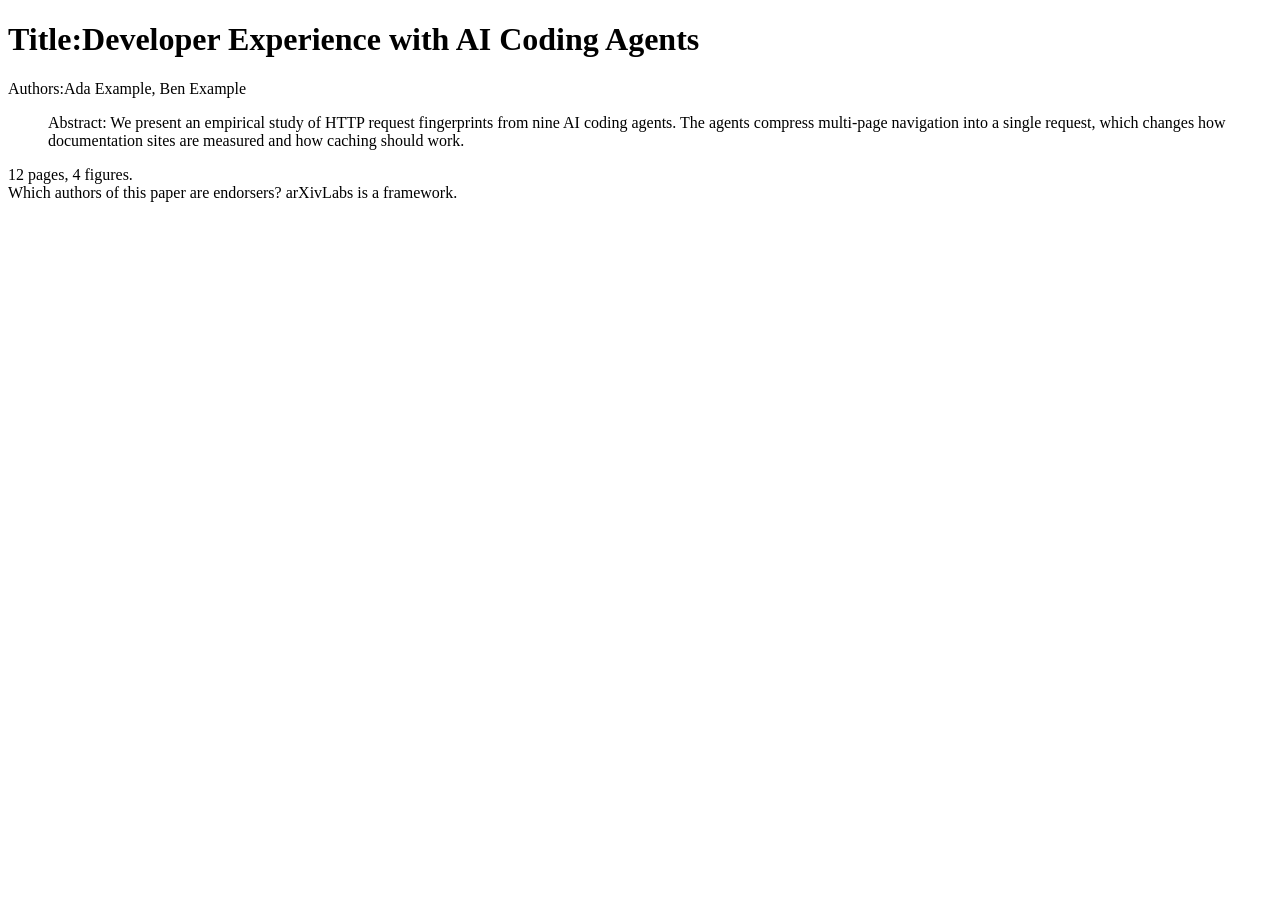
<file: tests/fixtures/arxiv_abs.html>
<!doctype html>
<html lang="en">
<head>
  <title>[2604.02544v3] Developer Experience with AI Coding Agents</title>
  <meta name="citation_date" content="2026-04-02">
</head>
<body>
  <div class="abs-outer">
    <h1 class="title mathjax">Title:Developer Experience with AI Coding Agents</h1>
    <div class="authors">Authors:Ada Example, Ben Example</div>
    <blockquote class="abstract mathjax">
      Abstract: We present an empirical study of HTTP request fingerprints from nine
      AI coding agents. The agents compress multi-page navigation into a single request,
      which changes how documentation sites are measured and how caching should work.
    </blockquote>
    <td class="tablecell comments mathjax">12 pages, 4 figures.</td>
    <div class="endorsers">Which authors of this paper are endorsers? arXivLabs is a framework.</div>
  </div>
</body>
</html>
</file>
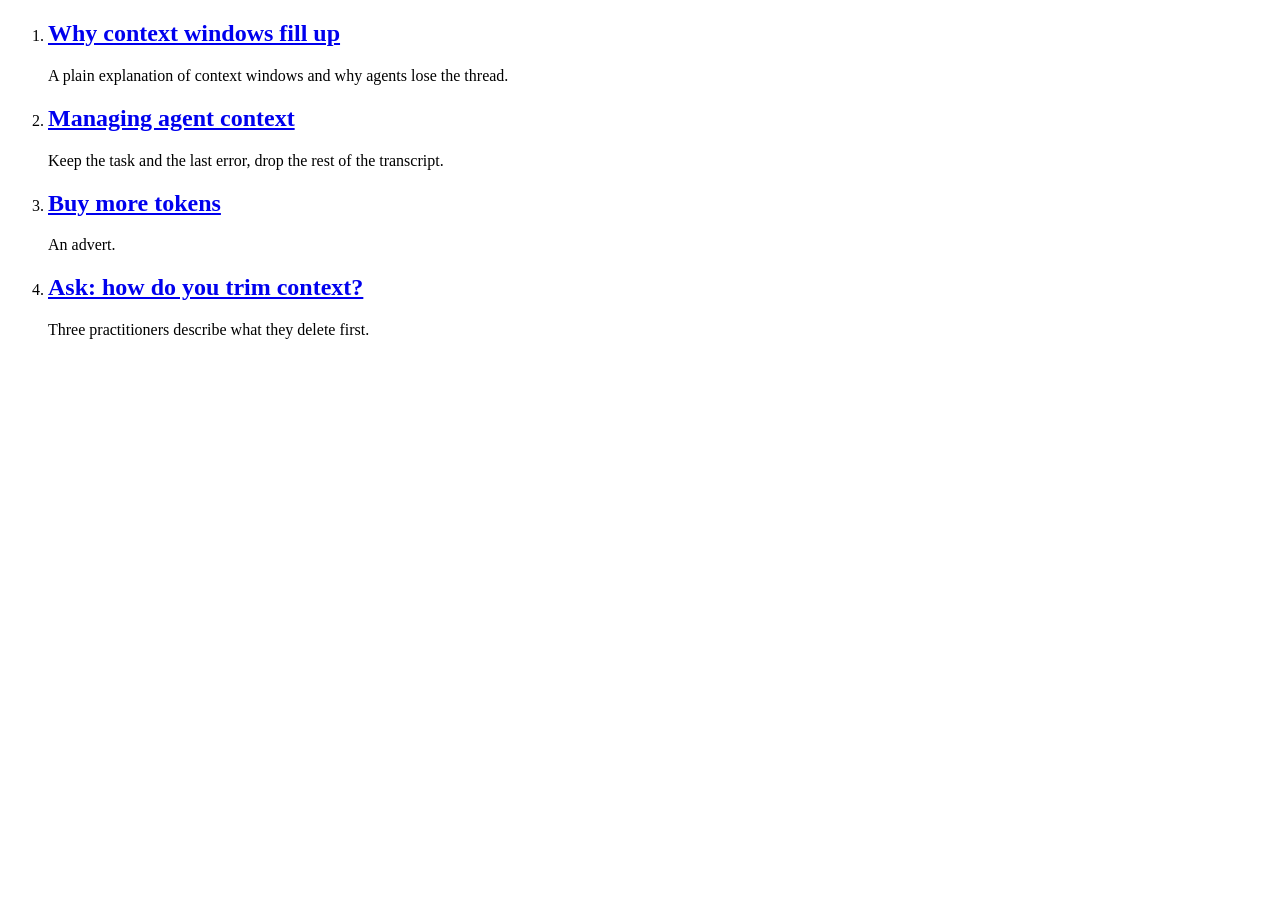
<file: tests/fixtures/bing.html>
<!doctype html>
<html><head><title>context window - Search</title></head>
<body>
<ol id="b_results">
  <li class="b_algo">
    <h2><a href="https://www.example.com/context-window">Why context windows fill up</a></h2>
    <p>A plain explanation of context windows and why agents lose the thread.</p>
  </li>
  <li class="b_algo">
    <h2><a href="https://docs.example.org/agents/context?utm_source=bing&amp;utm_medium=cpc">Managing agent context</a></h2>
    <div class="b_caption"><p>Keep the task and the last error, drop the rest of the transcript.</p></div>
  </li>
  <li class="b_ad"><h2><a href="https://ads.example.net/buy">Buy more tokens</a></h2><p>An advert.</p></li>
  <li class="b_algo">
    <h2><a href="https://forum.example.net/t/1234">Ask: how do you trim context?</a></h2>
    <p>Three practitioners describe what they delete first.</p>
  </li>
</ol>
</body></html>
</file>
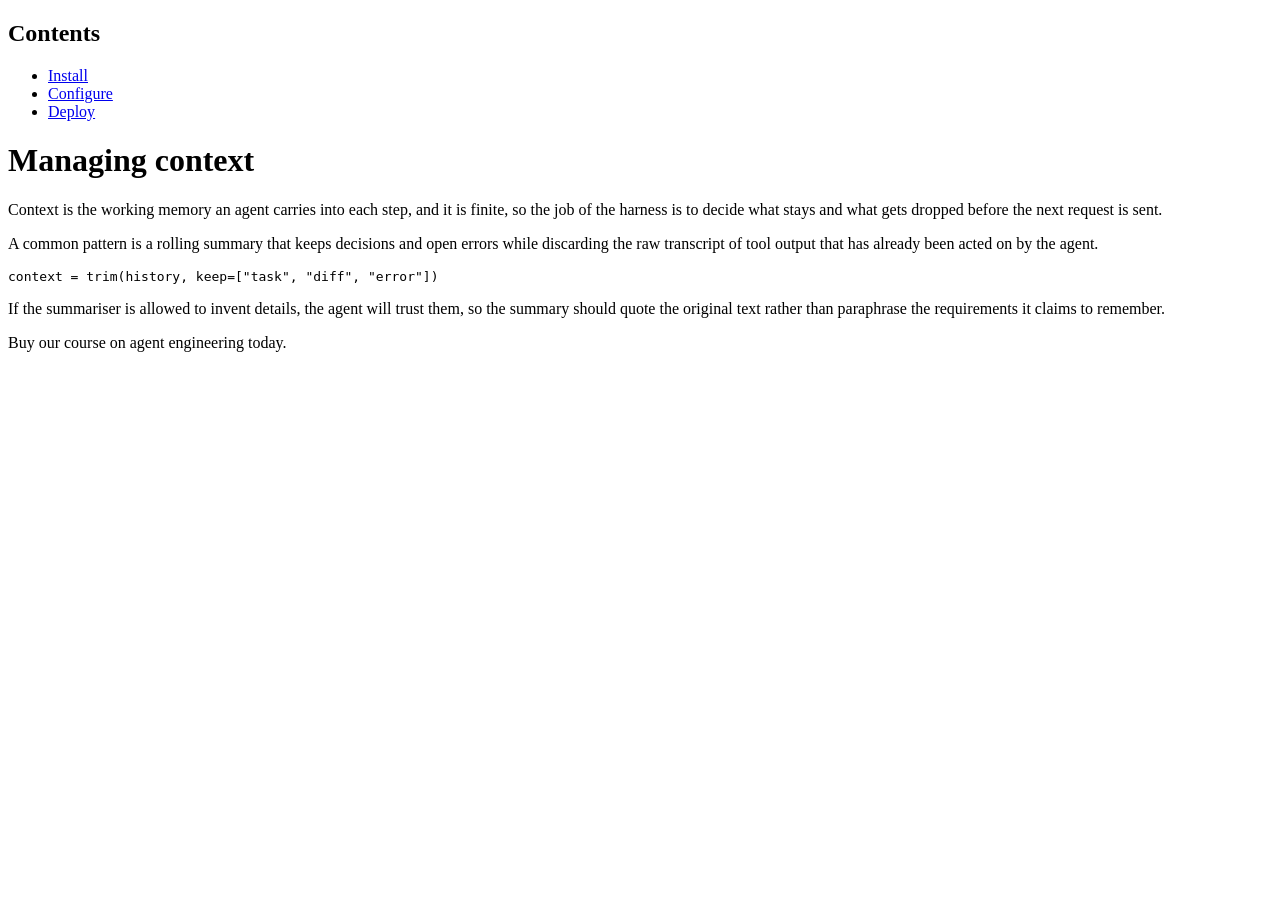
<file: tests/fixtures/docs.html>
<!doctype html>
<html lang="en">
<head>
  <meta charset="utf-8">
  <title>Managing context - Example Docs</title>
</head>
<body>
  <div id="sidebar" class="sidebar">
    <h2>Contents</h2>
    <ul><li><a href="/a">Install</a></li><li><a href="/b">Configure</a></li><li><a href="/c">Deploy</a></li></ul>
  </div>
  <main class="markdown-body">
    <h1>Managing context</h1>
    <p>Context is the working memory an agent carries into each step, and it is finite, so the job of the harness is to decide what stays and what gets dropped before the next request is sent.</p>
    <p>A common pattern is a rolling summary that keeps decisions and open errors while discarding the raw transcript of tool output that has already been acted on by the agent.</p>
    <pre><code>context = trim(history, keep=["task", "diff", "error"])</code></pre>
    <p>If the summariser is allowed to invent details, the agent will trust them, so the summary should quote the original text rather than paraphrase the requirements it claims to remember.</p>
    <div class="advert">Buy our course on agent engineering today.</div>
  </main>
</body>
</html>
</file>
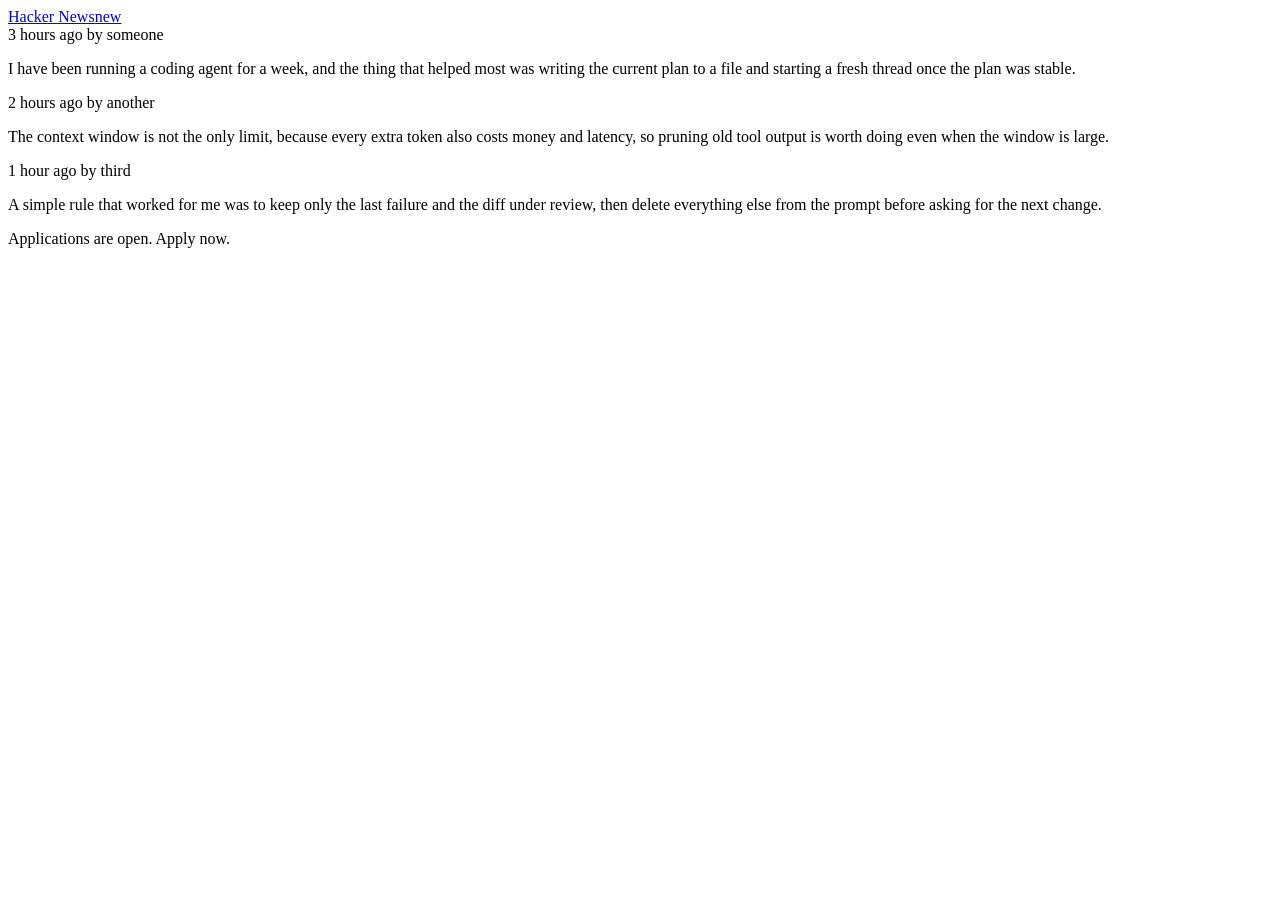
<file: tests/fixtures/forum.html>
<!doctype html>
<html lang="en">
<head><meta charset="utf-8"><title>Ask HN: how do you keep agent context small?</title></head>
<body>
  <nav class="nav"><a href="/">Hacker News</a><a href="/new">new</a></nav>
  <div class="thread-body">
    <div class="post">
      <div class="post-meta">3 hours ago by someone</div>
      <p class="comment-body">I have been running a coding agent for a week, and the thing that helped most was writing the current plan to a file and starting a fresh thread once the plan was stable.</p>
    </div>
    <div class="post">
      <div class="post-meta">2 hours ago by another</div>
      <p class="comment-body">The context window is not the only limit, because every extra token also costs money and latency, so pruning old tool output is worth doing even when the window is large.</p>
    </div>
    <div class="post">
      <div class="post-meta">1 hour ago by third</div>
      <p class="comment-body">A simple rule that worked for me was to keep only the last failure and the diff under review, then delete everything else from the prompt before asking for the next change.</p>
    </div>
  </div>
  <footer>Applications are open. Apply now.</footer>
</body>
</html>
</file>
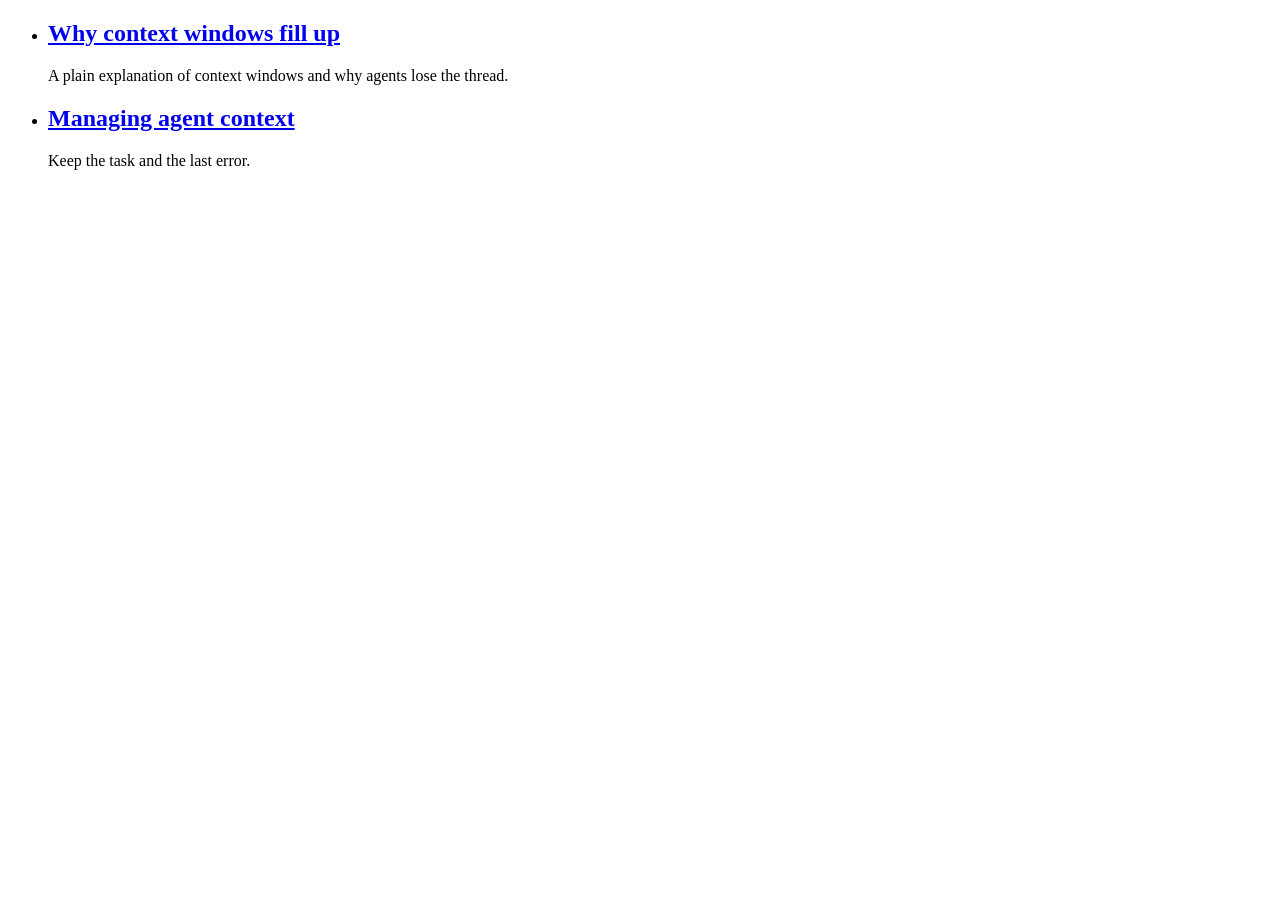
<file: tests/fixtures/mojeek.html>
<!doctype html>
<html><head><title>context window - Mojeek</title></head>
<body>
<ul class="results-standard">
  <li>
    <h2><a href="https://www.example.com/context-window">Why context windows fill up</a></h2>
    <p class="s">A plain explanation of context windows and why agents lose the thread.</p>
  </li>
  <li>
    <h2><a href="https://docs.example.org/agents/context">Managing agent context</a></h2>
    <p class="s">Keep the task and the last error.</p>
  </li>
</ul>
</body></html>
</file>
